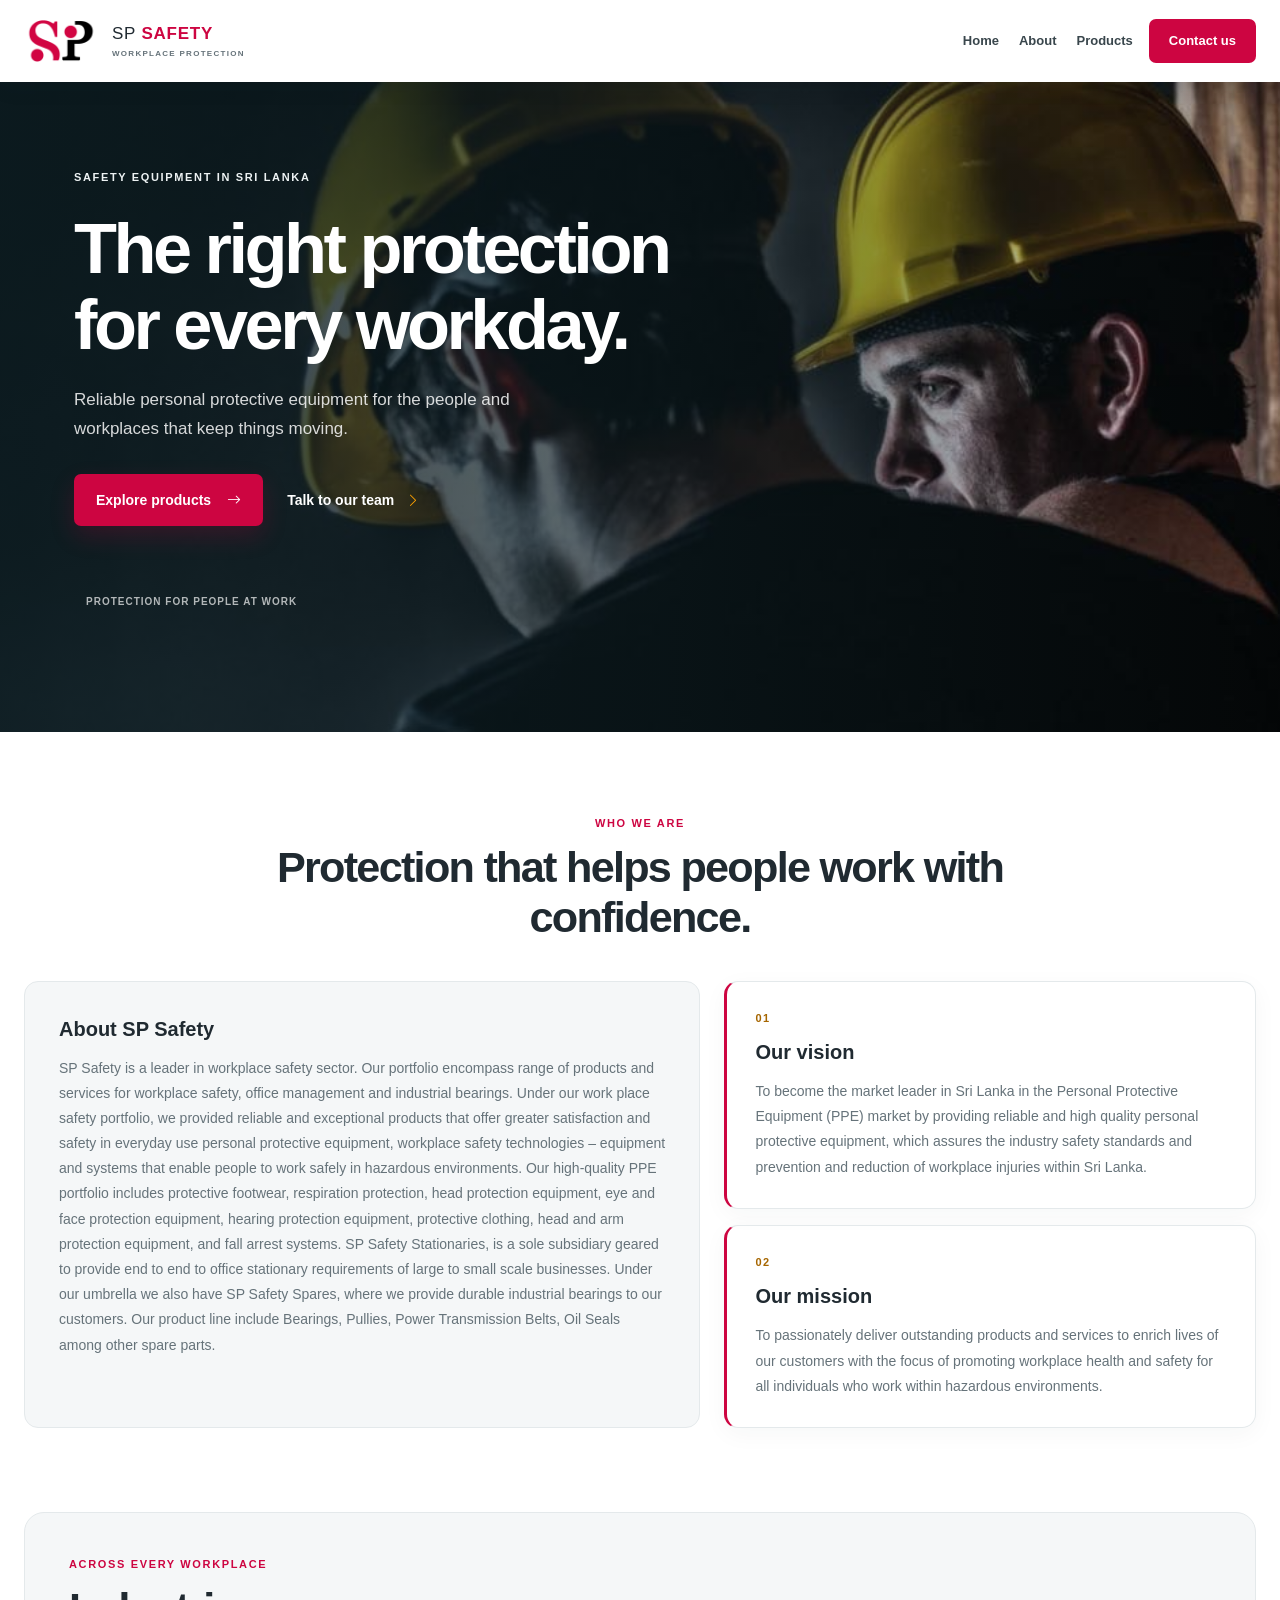
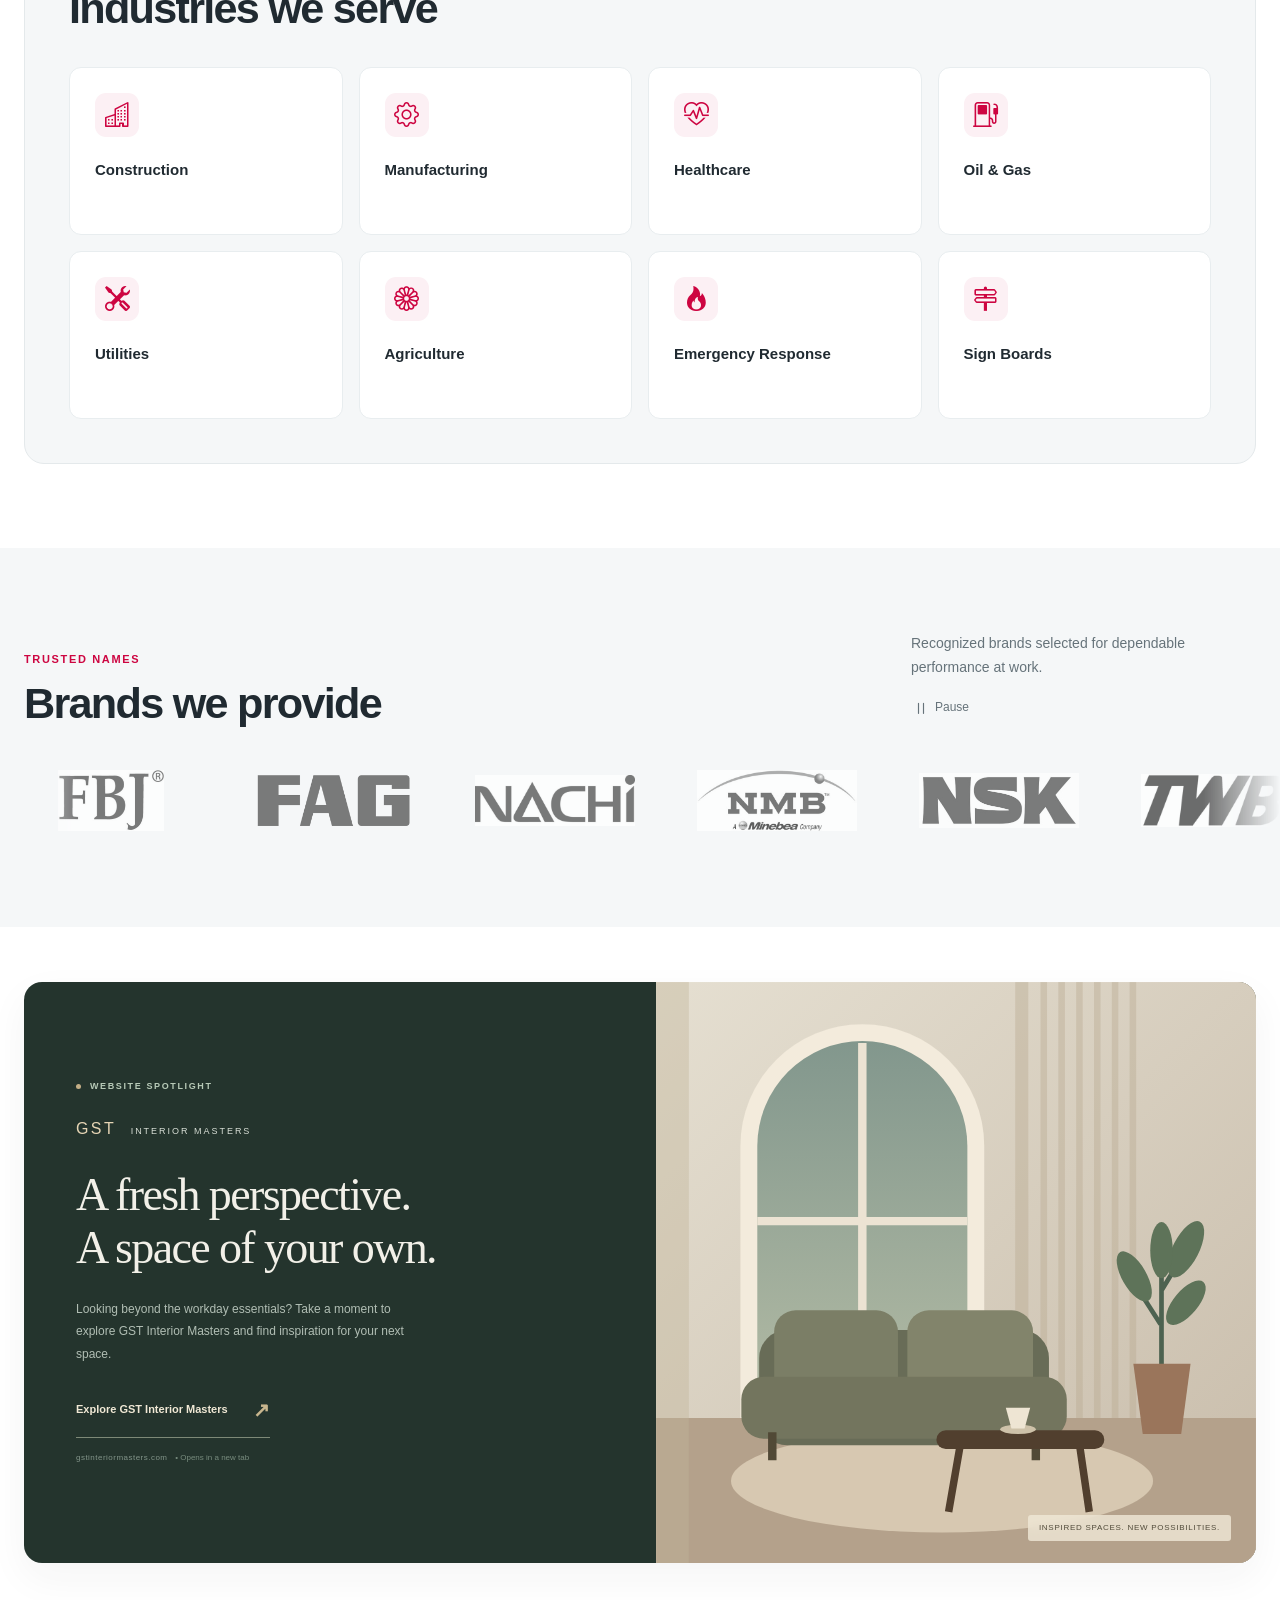
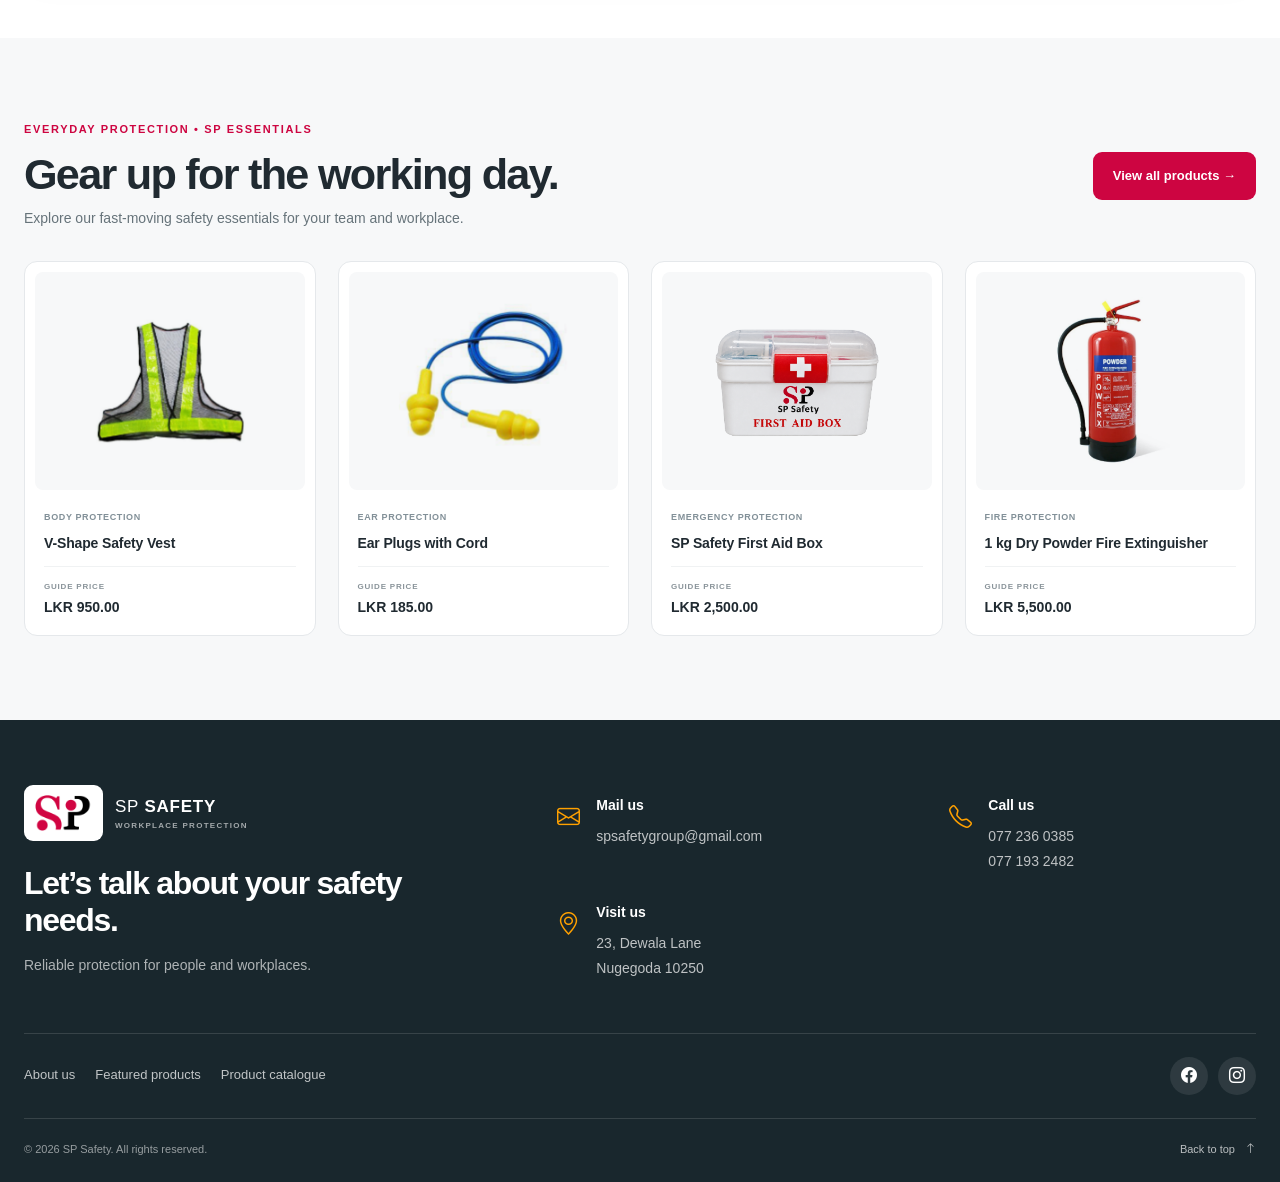
<file: index.html>
<!doctype html>
<html lang="en">
  <head>
    <meta charset="utf-8" />
    <meta name="viewport" content="width=device-width, initial-scale=1" />
    <title>SP Safety | Workplace Safety Equipment in Sri Lanka</title>
    
    <link rel="icon" href="images/titleico.ico" />
    <link
      rel="stylesheet"
      href="https://cdn.jsdelivr.net/npm/bootstrap@5.3.8/dist/css/bootstrap.min.css"
      integrity="sha384-sRIl4kxILFvY47J16cr9ZwB07vP4J8+LH7qKQnuqkuIAvNWLzeN8tE5YBujZqJLB"
      crossorigin="anonymous"
    />
    <link
      rel="stylesheet"
      href="https://cdn.jsdelivr.net/npm/bootstrap-icons@1.13.1/font/bootstrap-icons.min.css"
    />
    <link rel="stylesheet" href="css/style.css" />

    <script defer src="data/products.js"></script>
    
    <link rel="stylesheet" href="css/shop.css" />
  <meta name="description" content="Explore safety equipment, protective clothing, fire protection and workplace essentials. Contact SP Safety in Nugegoda for product enquiries."/>
<meta name="robots" content="index,follow"/>
<meta name="site-base-url" content=""/>

<script defer src="js/basic.js"></script><link rel="stylesheet" href="css/temporary.css"/></head>
  <body id="page-top">
    <a class="skip-link" href="#main">Skip to content</a>
    <header>
      <nav
        class="navbar navbar-expand-lg fixed-top site-navbar"
        aria-label="Main navigation"
      >
        <div class="container">
          <a
            class="navbar-brand brand-lockup"
            href="#home"
            aria-label="SP Safety home"
          >
            <img
              class="brand-logo-image"
              src="images/logo.png"
              alt="SP Safety"
              width="76"
              height="48"
            />
            <span class="brand-name"
              >SP <b>SAFETY</b><small>WORKPLACE PROTECTION</small></span
            >
          </a>
          <button
            class="navbar-toggler"
            type="button"
            data-bs-toggle="collapse"
            data-bs-target="#main-navigation"
            aria-controls="main-navigation"
            aria-expanded="false"
            aria-label="Toggle navigation"
          >
            <span class="navbar-toggler-icon"></span>
          </button>
          <div class="collapse navbar-collapse" id="main-navigation">
            <ul class="navbar-nav ms-auto align-items-lg-center">
              <li class="nav-item">
                <a class="nav-link" href="#home">Home</a>
              </li>
              <li class="nav-item">
                <a class="nav-link" href="#about">About</a>
              </li>
              <li class="nav-item">
                <a class="nav-link" href="products.html">Products</a>
              </li>
              <li class="nav-item">
                <a class="nav-link nav-contact" href="#contact">Contact us</a>
              </li>
              
            </ul>
          </div>
        </div>
      </nav>
    </header>
    <main id="main">
      <section class="hero" id="home" aria-labelledby="hero-title">
        <div class="container hero-inner">
          <p class="hero-eyebrow">Safety equipment in Sri Lanka</p>
          <h1 id="hero-title">
            The right protection<br class="desktop-break" />
            for every workday.
          </h1>
          <p class="hero-copy">
            Reliable personal protective equipment for the people and workplaces
            that keep things moving.
          </p>
          <div class="hero-actions">
            <a class="button-primary" href="products.html"
              >Explore products
              <i class="bi bi-arrow-right" aria-hidden="true"></i></a
            ><a class="hero-secondary" href="#contact"
              >Talk to our team
              <i class="bi bi-chevron-right" aria-hidden="true"></i
            ></a>
          </div>
          <div class="hero-caption">
            <span></span>Protection for people at work
          </div>
        </div>
      </section>
      <section
        class="about-section section-space"
        id="about"
        aria-labelledby="about-title"
      >
        <div class="container">
          <div class="section-heading about-heading">
            <p class="section-kicker">Who we are</p>
            <h2 id="about-title">
              Protection that helps people work with confidence.
            </h2>
          </div>
          <div class="about-layout">
            <div class="about-copy">
              <h3>About SP Safety</h3>
              <p>
                SP Safety is a leader in workplace safety sector. Our portfolio
                encompass range of products and services for workplace safety,
                office management and industrial bearings. Under our work place
                safety portfolio, we provided reliable and exceptional products
                that offer greater satisfaction and safety in everyday use
                personal protective equipment, workplace safety technologies –
                equipment and systems that enable people to work safely in
                hazardous environments. Our high-quality PPE portfolio includes
                protective footwear, respiration protection, head protection
                equipment, eye and face protection equipment, hearing protection
                equipment, protective clothing, head and arm protection
                equipment, and fall arrest systems. SP Safety Stationaries, is a
                sole subsidiary geared to provide end to end to office
                stationary requirements of large to small scale businesses.
                Under our umbrella we also have SP Safety Spares, where we
                provide durable industrial bearings to our customers. Our
                product line include Bearings, Pullies, Power Transmission
                Belts, Oil Seals among other spare parts.
              </p>
            </div>
            <div class="about-pillars">
              <article class="about-pillar">
                <span class="pillar-number">01</span>
                <h3>Our vision</h3>
                <p>
                  To become the market leader in Sri Lanka in the Personal
                  Protective Equipment (PPE) market by providing reliable and
                  high quality personal protective equipment, which assures the
                  industry safety standards and prevention and reduction of
                  workplace injuries within Sri Lanka.
                </p>
              </article>
              <article class="about-pillar">
                <span class="pillar-number">02</span>
                <h3>Our mission</h3>
                <p>
                  To passionately deliver outstanding products and services to
                  enrich lives of our customers with the focus of promoting
                  workplace health and safety for all individuals who work
                  within hazardous environments.
                </p>
              </article>
            </div>
          </div>
        </div>
      </section>
      <section
        class="industries-section section-space"
        id="industries"
        aria-labelledby="industries-title"
      >
        <div class="container">
          <div class="industries-panel">
            <div class="section-heading">
              <p class="section-kicker">Across every workplace</p>
              <h2 id="industries-title">Industries we serve</h2>
            </div>
            <div class="row row-cols-2 row-cols-lg-4 g-3 industries-grid">
              <div class="col">
                <article class="industry-tile">
                  <span class="industry-icon"
                    ><i class="bi bi-buildings" aria-hidden="true"></i
                  ></span>
                  <h3>Construction</h3>
                </article>
              </div>
              <div class="col">
                <article class="industry-tile">
                  <span class="industry-icon"
                    ><i class="bi bi-gear" aria-hidden="true"></i
                  ></span>
                  <h3>Manufacturing</h3>
                </article>
              </div>
              <div class="col">
                <article class="industry-tile">
                  <span class="industry-icon"
                    ><i class="bi bi-heart-pulse" aria-hidden="true"></i
                  ></span>
                  <h3>Healthcare</h3>
                </article>
              </div>
              <div class="col">
                <article class="industry-tile">
                  <span class="industry-icon"
                    ><i class="bi bi-fuel-pump" aria-hidden="true"></i
                  ></span>
                  <h3>Oil &amp; Gas</h3>
                </article>
              </div>
              <div class="col">
                <article class="industry-tile">
                  <span class="industry-icon"
                    ><i class="bi bi-tools" aria-hidden="true"></i
                  ></span>
                  <h3>Utilities</h3>
                </article>
              </div>
              <div class="col">
                <article class="industry-tile">
                  <span class="industry-icon"
                    ><i class="bi bi-flower1" aria-hidden="true"></i
                  ></span>
                  <h3>Agriculture</h3>
                </article>
              </div>
              <div class="col">
                <article class="industry-tile">
                  <span class="industry-icon"
                    ><i class="bi bi-fire" aria-hidden="true"></i
                  ></span>
                  <h3>Emergency Response</h3>
                </article>
              </div>
              <div class="col">
                <article class="industry-tile">
                  <span class="industry-icon"
                    ><i class="bi bi-signpost-2" aria-hidden="true"></i
                  ></span>
                  <h3>Sign Boards</h3>
                </article>
              </div>
            </div>
          </div>
        </div>
      </section>
      <section
        class="brands-section section-space"
        id="brands"
        aria-labelledby="brands-title"
      >
        <div class="container brands-heading">
          <div>
            <p class="section-kicker">Trusted names</p>
            <h2 id="brands-title">Brands we provide</h2>
          </div>
          <div class="brands-support">
            <p>
              Recognized brands selected for dependable performance at work.
            </p>
            <button
              class="marquee-toggle"
              type="button"
              aria-pressed="false"
              aria-label="Pause brand animation"
            >
              <i class="bi bi-pause" aria-hidden="true"></i><span>Pause</span>
            </button>
          </div>
        </div>
        <div class="brand-marquee" aria-label="Brands available from SP Safety">
          <div class="brand-marquee-track">
            <div class="brand-marquee-group">
              <div class="brand-logo">
                <img
                  src="images/sponser7.jpg"
                  alt="FBJ"
                  loading="lazy"
                  width="180"
                  height="80"
                />
              </div>
              <div class="brand-logo">
                <img
                  src="images/sponser2.png"
                  alt="FAG"
                  loading="lazy"
                  width="180"
                  height="80"
                />
              </div>
              <div class="brand-logo">
                <img
                  src="images/sponser3.jpg"
                  alt="NACHI"
                  loading="lazy"
                  width="180"
                  height="80"
                />
              </div>
              <div class="brand-logo">
                <img
                  src="images/sponser4.png"
                  alt="NMB Minebea"
                  loading="lazy"
                  width="180"
                  height="80"
                />
              </div>
              <div class="brand-logo">
                <img
                  src="images/sponser5.jpg"
                  alt="NSK"
                  loading="lazy"
                  width="180"
                  height="80"
                />
              </div>
              <div class="brand-logo">
                <img
                  src="images/sponser6.jpg"
                  alt="TTB"
                  loading="lazy"
                  width="180"
                  height="80"
                />
              </div>
              <div class="brand-logo">
                <img
                  src="images/sponser1.jpg"
                  alt="TIMKEN"
                  loading="lazy"
                  width="180"
                  height="80"
                />
              </div>
            </div>
            <div class="brand-marquee-group" aria-hidden="true">
              <div class="brand-logo">
                <img
                  src="images/sponser7.jpg"
                  alt=""
                  loading="lazy"
                  width="180"
                  height="80"
                />
              </div>
              <div class="brand-logo">
                <img
                  src="images/sponser2.png"
                  alt=""
                  loading="lazy"
                  width="180"
                  height="80"
                />
              </div>
              <div class="brand-logo">
                <img
                  src="images/sponser3.jpg"
                  alt=""
                  loading="lazy"
                  width="180"
                  height="80"
                />
              </div>
              <div class="brand-logo">
                <img
                  src="images/sponser4.png"
                  alt=""
                  loading="lazy"
                  width="180"
                  height="80"
                />
              </div>
              <div class="brand-logo">
                <img
                  src="images/sponser5.jpg"
                  alt=""
                  loading="lazy"
                  width="180"
                  height="80"
                />
              </div>
              <div class="brand-logo">
                <img
                  src="images/sponser6.jpg"
                  alt=""
                  loading="lazy"
                  width="180"
                  height="80"
                />
              </div>
              <div class="brand-logo">
                <img
                  src="images/sponser1.jpg"
                  alt=""
                  loading="lazy"
                  width="180"
                  height="80"
                />
              </div>
            </div>
          </div>
        </div>
      </section>
      <section
        class="interior-spotlight section-space"
        aria-labelledby="interior-title"
      >
        <div class="container">
          <div class="interior-feature">
            <div class="interior-copy">
              <p class="section-kicker"><span></span> Website spotlight</p>
              <p class="interior-brand">GST <span>INTERIOR MASTERS</span></p>
              <h2 id="interior-title">
                A fresh perspective.<br />A space of your own.
              </h2>
              <p>
                Looking beyond the workday essentials? Take a moment to explore
                GST Interior Masters and find inspiration for your next space.
              </p>
              <a
                class="interior-cta"
                href="https://www.gstinteriormasters.com/"
                target="_blank"
                rel="noopener noreferrer"
                >Explore GST Interior Masters
                <span aria-hidden="true">↗</span></a
              ><span class="interior-domain"
                >gstinteriormasters.com <span>• Opens in a new tab</span></span
              >
            </div>
            <div
              class="interior-art"
              role="img"
              aria-label="Decorative illustration of a contemporary interior with an arched window, seating and a plant"
            >
              <svg
                viewBox="0 0 640 620"
                xmlns="http://www.w3.org/2000/svg"
                aria-hidden="true"
              >
                <defs>
                  <linearGradient id="room" x2="1" y2="1">
                    <stop stop-color="#e5dfd1" />
                    <stop offset="1" stop-color="#c8bcaa" />
                  </linearGradient>
                  <linearGradient id="glass" x2="0" y2="1">
                    <stop stop-color="#82978d" />
                    <stop offset="1" stop-color="#b4bca5" />
                  </linearGradient>
                </defs>
                <path fill="url(#room)" d="M0 0h640v620H0z" />
                <path d="M0 465h640v155H0z" fill="#b4a18b" />
                <path d="M90 465V175a130 130 0 01260 0v290z" fill="#f3ebdc" />
                <path
                  d="M108 465V175a112 112 0 01224 0v290z"
                  fill="url(#glass)"
                />
                <path
                  d="M220 65v400M108 255h224"
                  stroke="#ece3d3"
                  stroke-width="9"
                />
                <path
                  d="M383 0h14v465h-14zm27 0h7v465h-7zm19 0h7v465h-7zm19 0h7v465h-7zm19 0h7v465h-7zm19 0h7v465h-7zm19 0h7v465h-7"
                  fill="#b7a88e"
                  opacity=".4"
                />
                <ellipse cx="305" cy="532" rx="225" ry="55" fill="#d7c8b1" />
                <rect
                  x="110"
                  y="371"
                  width="309"
                  height="123"
                  rx="30"
                  fill="#686c57"
                />
                <rect
                  x="126"
                  y="350"
                  width="132"
                  height="99"
                  rx="23"
                  fill="#7b7e66"
                />
                <rect
                  x="268"
                  y="350"
                  width="134"
                  height="99"
                  rx="23"
                  fill="#82846b"
                />
                <rect
                  x="91"
                  y="421"
                  width="347"
                  height="66"
                  rx="24"
                  fill="#73755e"
                />
                <path
                  d="M124 480v30m281-30v30"
                  stroke="#514936"
                  stroke-width="9"
                />
                <rect
                  x="299"
                  y="478"
                  width="179"
                  height="20"
                  rx="10"
                  fill="#513f2e"
                />
                <path
                  d="M324 496l-12 69m140-69l10 69"
                  stroke="#513f2e"
                  stroke-width="8"
                />
                <ellipse cx="386" cy="477" rx="19" ry="5" fill="#cec2a9" />
                <path d="M373 454h26l-6 22h-14z" fill="#eee5d3" />
                <path
                  d="M539 418v-121m-1 68l-30-47m31 11l28-46"
                  stroke="#4d6250"
                  stroke-width="5"
                />
                <g fill="#5e7359">
                  <ellipse
                    cx="510"
                    cy="314"
                    rx="13"
                    ry="30"
                    transform="rotate(-30 510 314)"
                  />
                  <ellipse
                    cx="565"
                    cy="285"
                    rx="14"
                    ry="33"
                    transform="rotate(27 565 285)"
                  />
                  <ellipse cx="539" cy="286" rx="12" ry="30" />
                  <ellipse
                    cx="565"
                    cy="342"
                    rx="13"
                    ry="29"
                    transform="rotate(40 565 342)"
                  />
                </g>
                <path d="M509 407h61l-10 75h-41z" fill="#9a755b" />
                <path d="M0 0h35v620H0z" fill="#c0b399" opacity=".4" />
                <path
                  d="M0 0h640v620H0z"
                  stroke="#fff"
                  stroke-opacity=".1"
                  fill="none"
                /></svg
              ><span class="interior-art-note"
                >Inspired spaces. New possibilities.</span
              >
            </div>
          </div>
        </div>
      </section>
      <section class="section-space promo" id="essentials">
        <div class="container">
          <div class="promo-heading">
            <div>
              <p class="section-kicker">Everyday protection • SP Essentials</p>
              <h2>Gear up for the working day.</h2>
              <p>
                Explore our fast-moving safety essentials for your team and
                workplace.
              </p>
            </div>
            <a class="button-primary" href="products.html"
              >View all products →</a
            >
          </div>
          <div class="shop-grid" id="featured-products"></div>
        </div>
      </section>
    <noscript><div class="container"></div></noscript></main>
    <footer class="site-footer" id="contact" aria-labelledby="contact-title">
      <div class="container">
        <div class="row g-5 footer-main">
          <div class="col-lg-5">
            <a
              class="footer-brand brand-lockup"
              href="#home"
              aria-label="SP Safety home"
              ><span class="footer-logo-wrap"
                ><img
                  class="brand-logo-image"
                  src="images/logo.png"
                  alt="SP Safety"
                  width="76"
                  height="48" /></span
              ><span class="brand-name"
                >SP <b>SAFETY</b><small>WORKPLACE PROTECTION</small></span
              ></a
            >
            <h2 id="contact-title">Let’s talk about your safety needs.</h2>
            <p class="footer-intro">
              Reliable protection for people and workplaces.
            </p>
          </div>
          <div class="col-lg-7">
            <div class="footer-contact-grid">
              <div class="footer-contact-item">
                <i class="bi bi-envelope" aria-hidden="true"></i>
                <div>
                  <h3>Mail us</h3>
                  <a href="mailto:spsafetygroup@gmail.com"
                    >spsafetygroup@gmail.com</a
                  >
                </div>
              </div>
              <div class="footer-contact-item">
                <i class="bi bi-telephone" aria-hidden="true"></i>
                <div>
                  <h3>Call us</h3>
                  <a href="tel:+94772360385">077 236 0385</a
                  ><a href="tel:+94771932482">077 193 2482</a>
                </div>
              </div>
              <div class="footer-contact-item footer-address">
                <i class="bi bi-geo-alt" aria-hidden="true"></i>
                <div>
                  <h3>Visit us</h3>
                  <p>23, Dewala Lane<br />Nugegoda 10250</p>
                </div>
              </div>
            </div>
          </div>
        </div>
        <div class="footer-links">
          <nav aria-label="Footer navigation">
            <a href="#about">About us</a
            ><a href="#essentials">Featured products</a
            ><a href="products.html">Product catalogue</a>
          </nav>
          <div class="footer-socials">
            <a
              href="https://www.facebook.com/spsafetygroup/"
              target="_blank"
              rel="noopener noreferrer"
              aria-label="SP Safety on Facebook"
              ><i class="bi bi-facebook" aria-hidden="true"></i></a
            ><a
              href="https://www.instagram.com/spsafetygroup/?hl=en"
              target="_blank"
              rel="noopener noreferrer"
              aria-label="SP Safety on Instagram"
              ><i class="bi bi-instagram" aria-hidden="true"></i
            ></a>
          </div>
        </div>
        <div class="footer-bottom">
          <span
            >© <span id="footer-year">2026</span> SP Safety. All rights
            reserved.</span
          ><a href="#home"
            >Back to top <i class="bi bi-arrow-up" aria-hidden="true"></i
          ></a>
        </div>
      </div>
    </footer>
    <dialog
      class="product-image-dialog"
      id="product-image-dialog"
      aria-labelledby="image-dialog-caption"
    >
      <div class="image-dialog-panel">
        <button
          class="image-dialog-close"
          type="button"
          aria-label="Close image preview"
        >
          <i class="bi bi-x-lg" aria-hidden="true"></i></button
        ><img class="image-dialog-photo" alt="" />
        <p id="image-dialog-caption" class="image-dialog-caption"></p>
      </div>
    </dialog>
  </body>
</html>
</file>
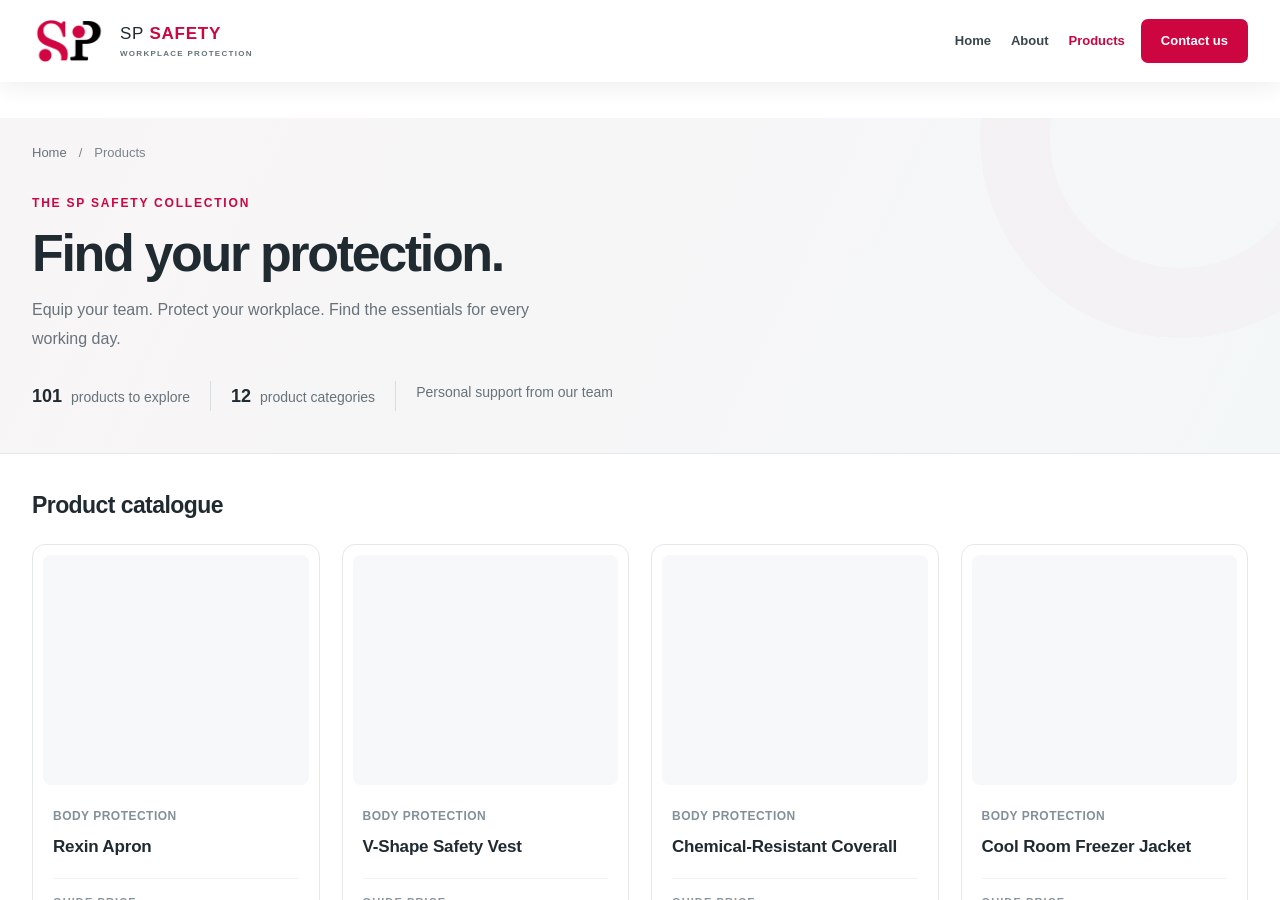
<file: cart.html>
<!doctype html><html lang="en"><head><meta charset="utf-8"/><meta name="viewport" content="width=device-width,initial-scale=1"/><meta name="robots" content="noindex,follow"/><meta http-equiv="refresh" content="0;url=products.html"/><title>Products | SP Safety</title></head><body><p><a href="products.html">View the SP Safety product catalogue</a></p></body></html>
</file>
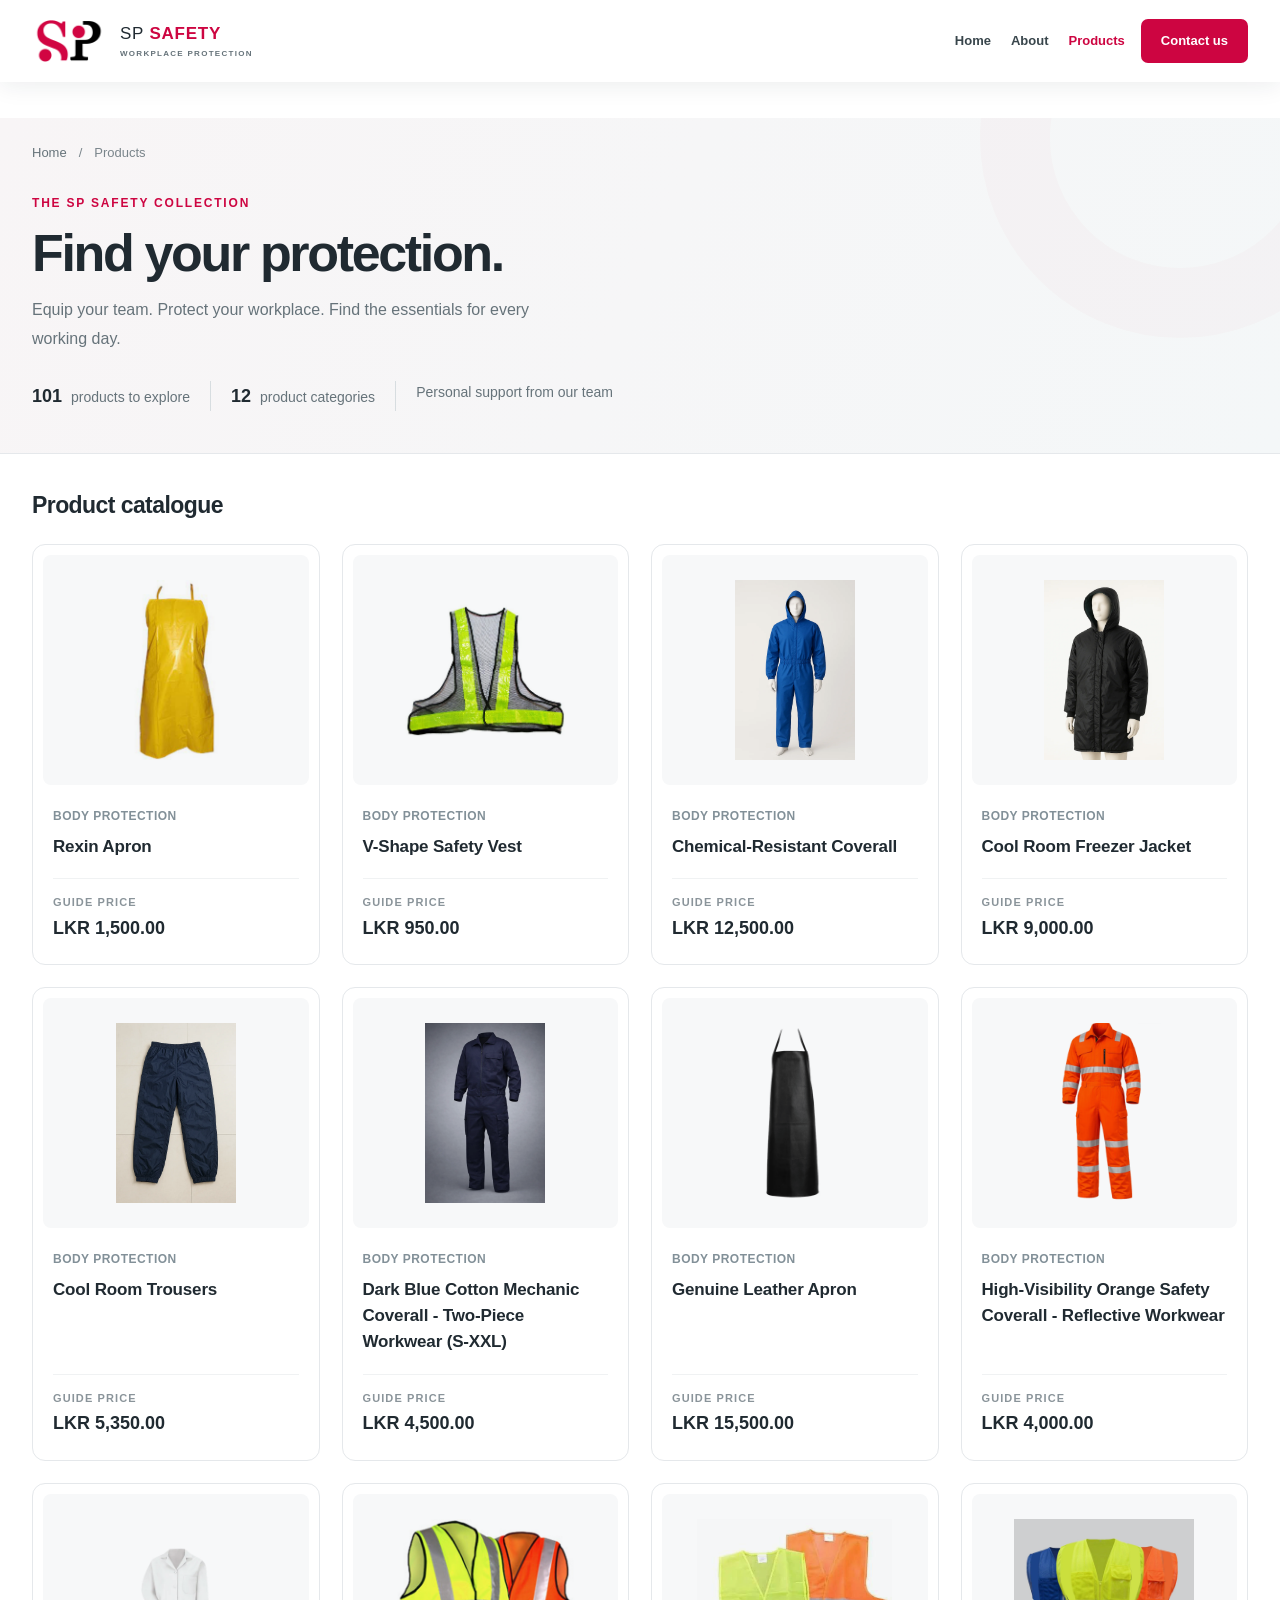
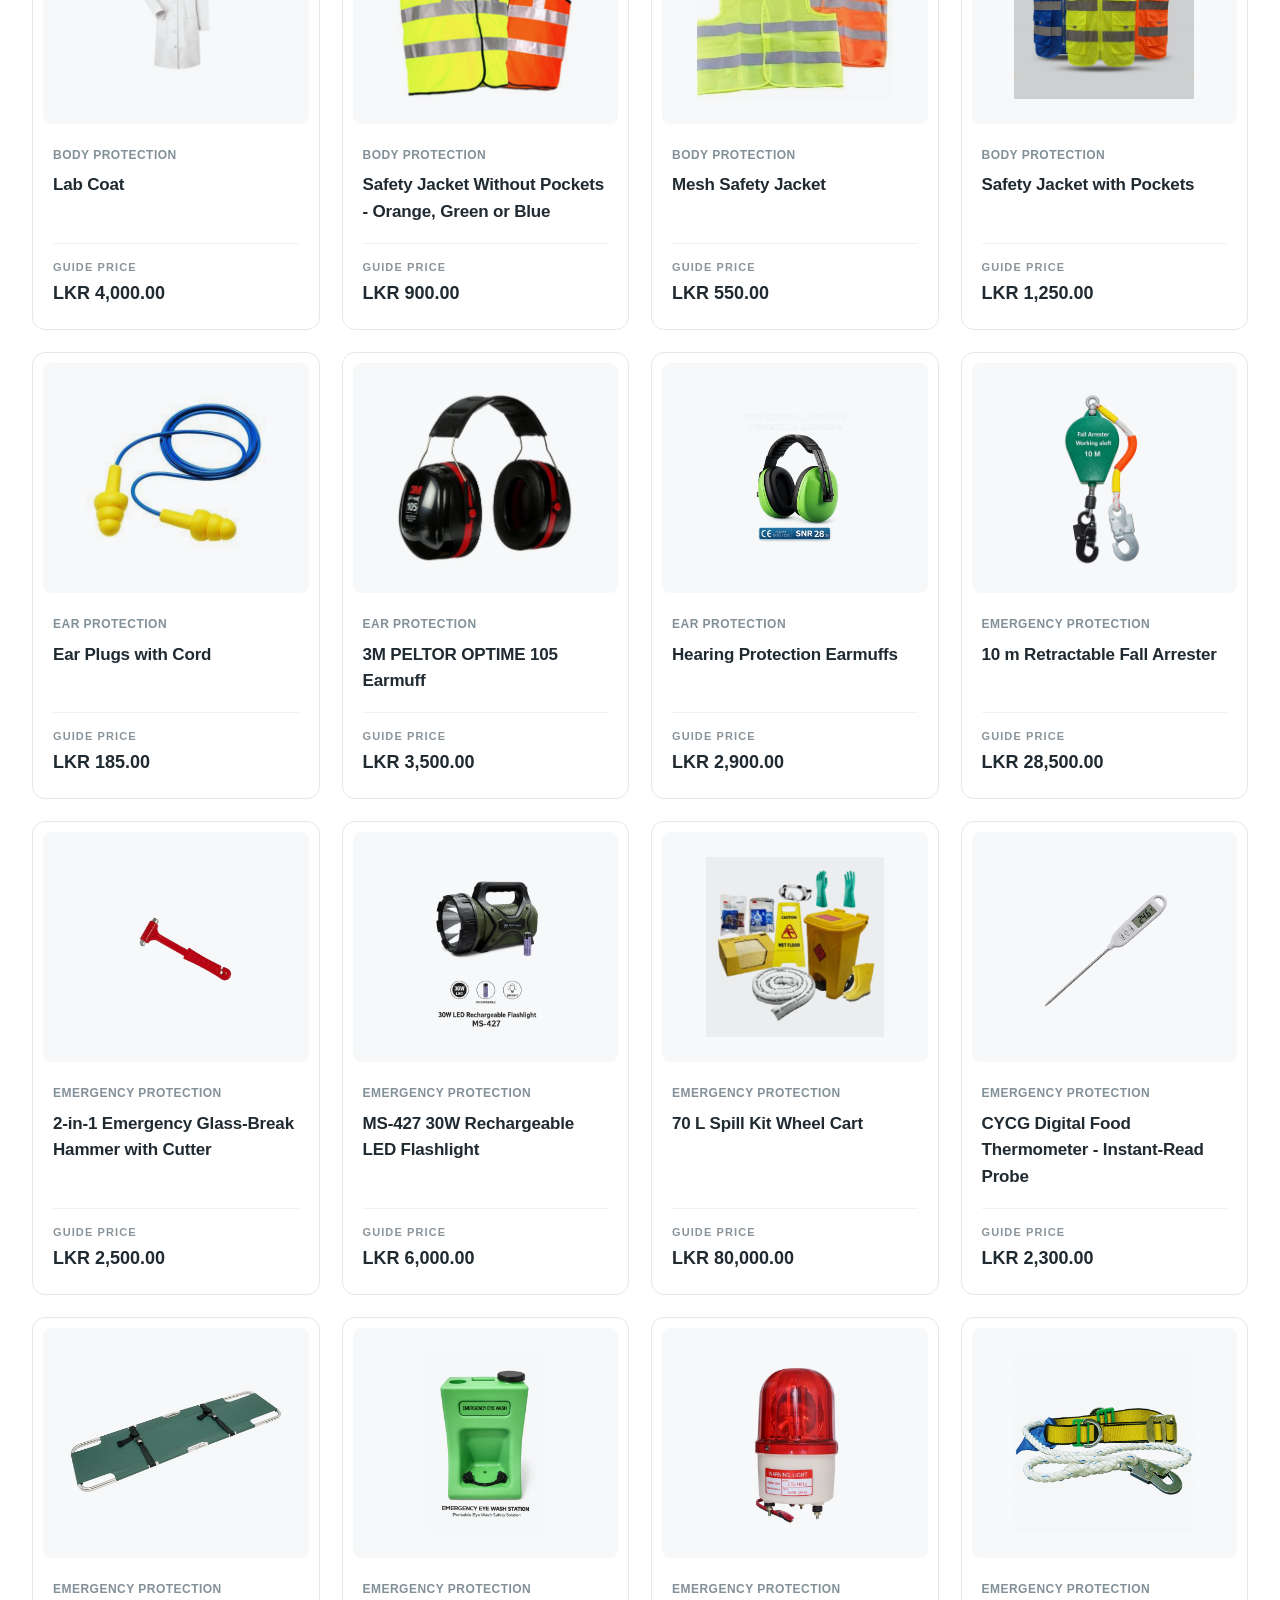
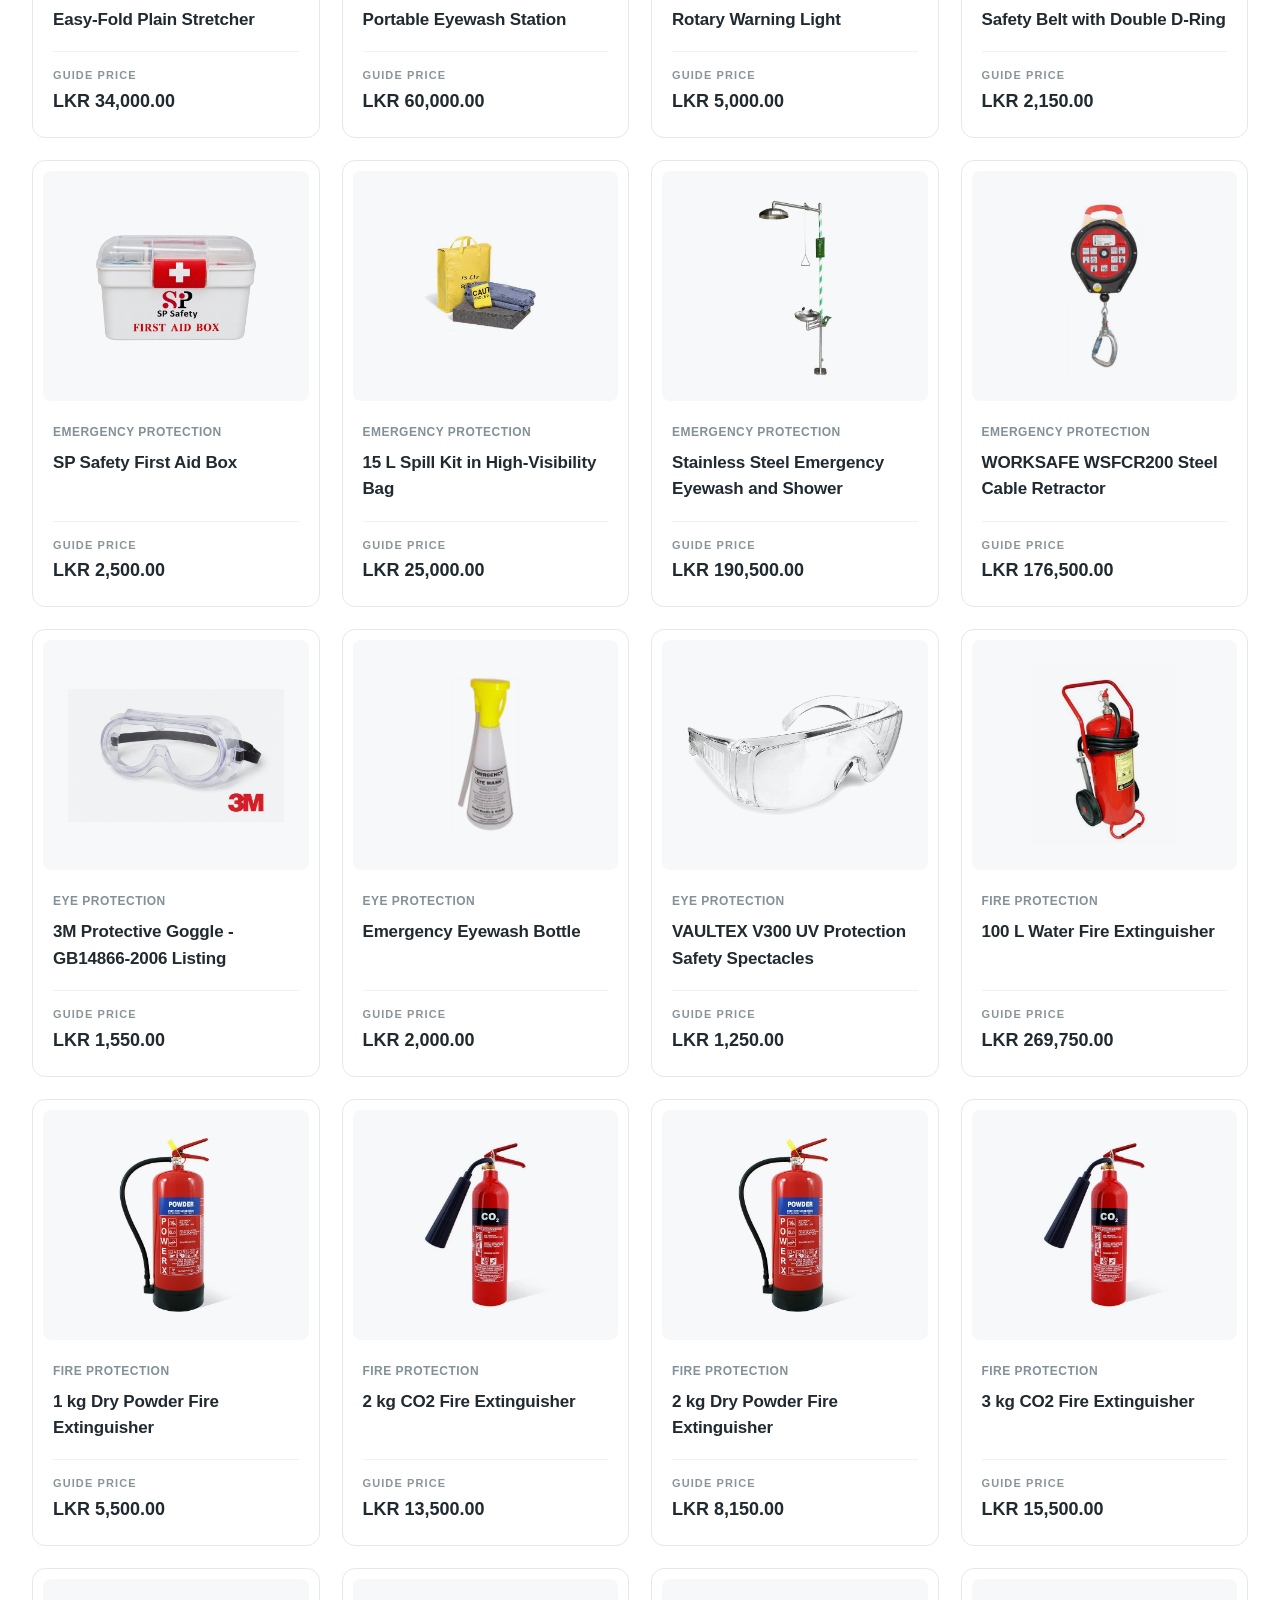
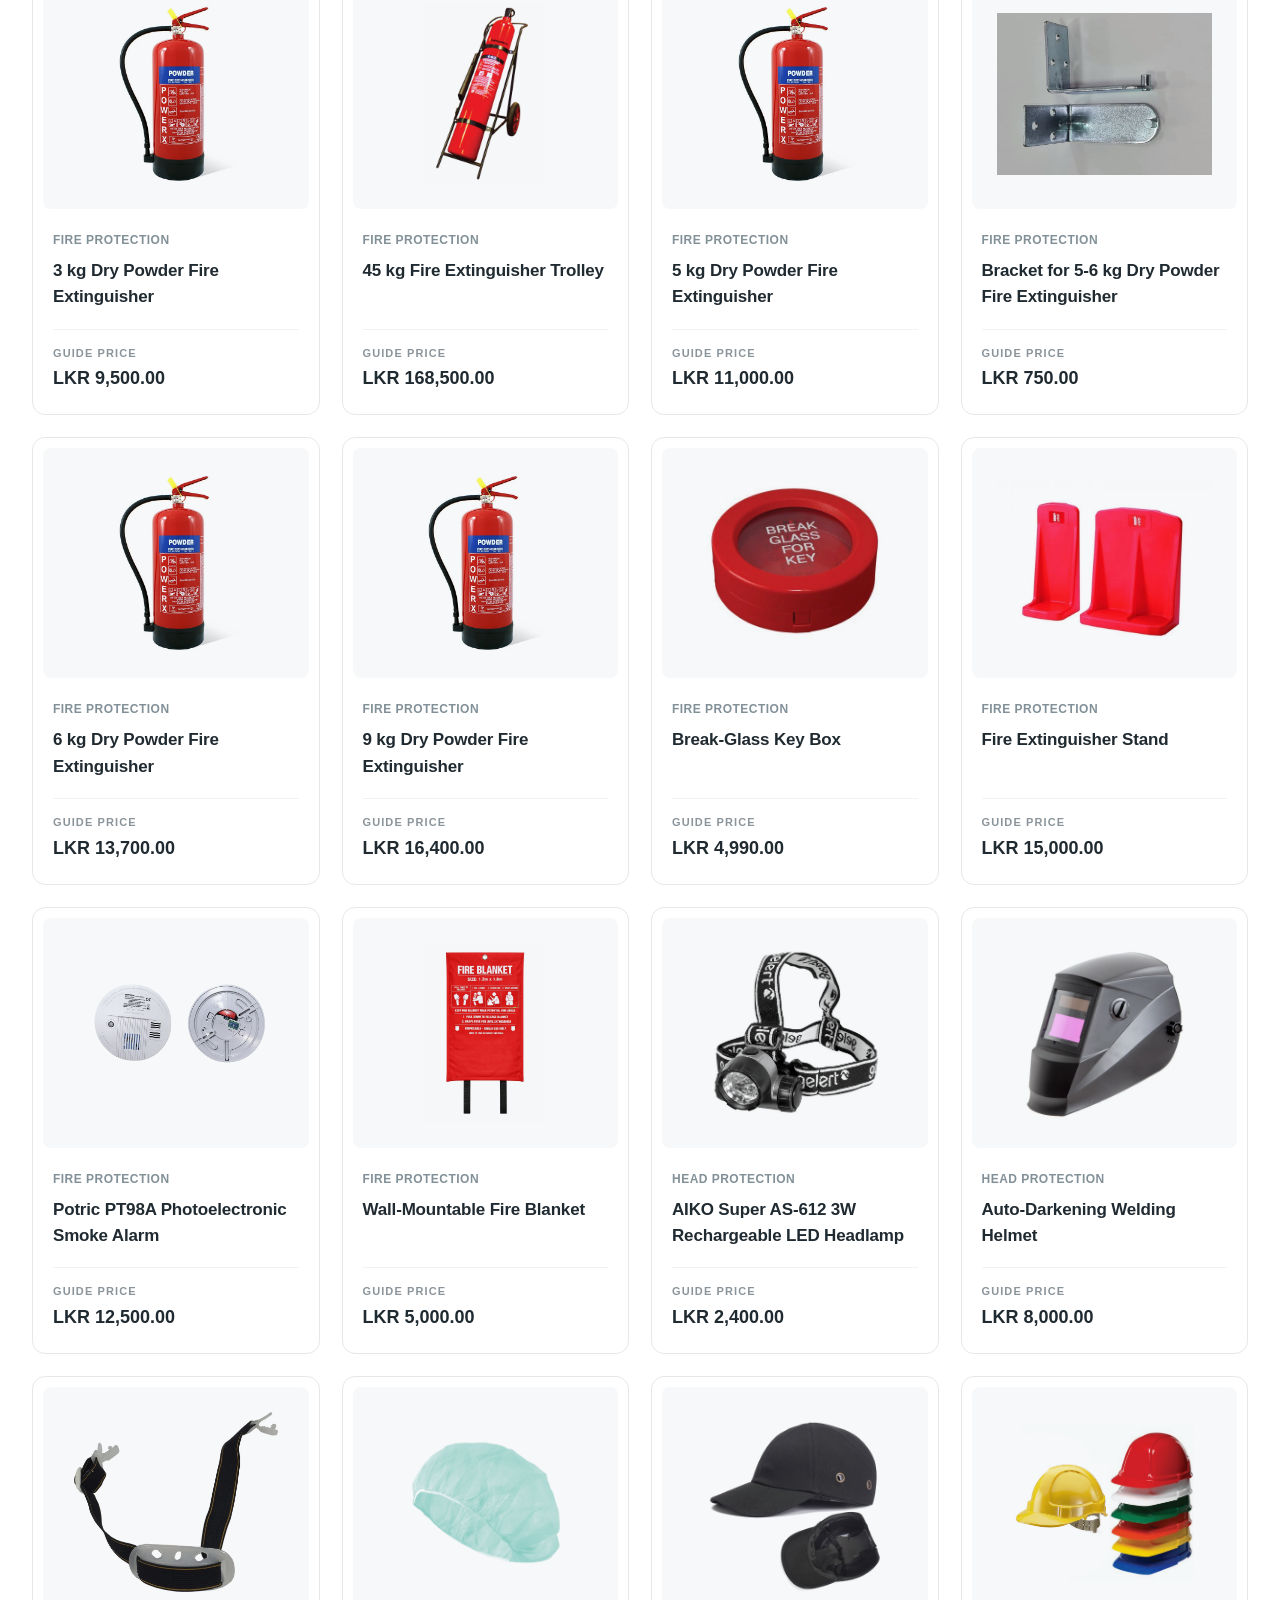
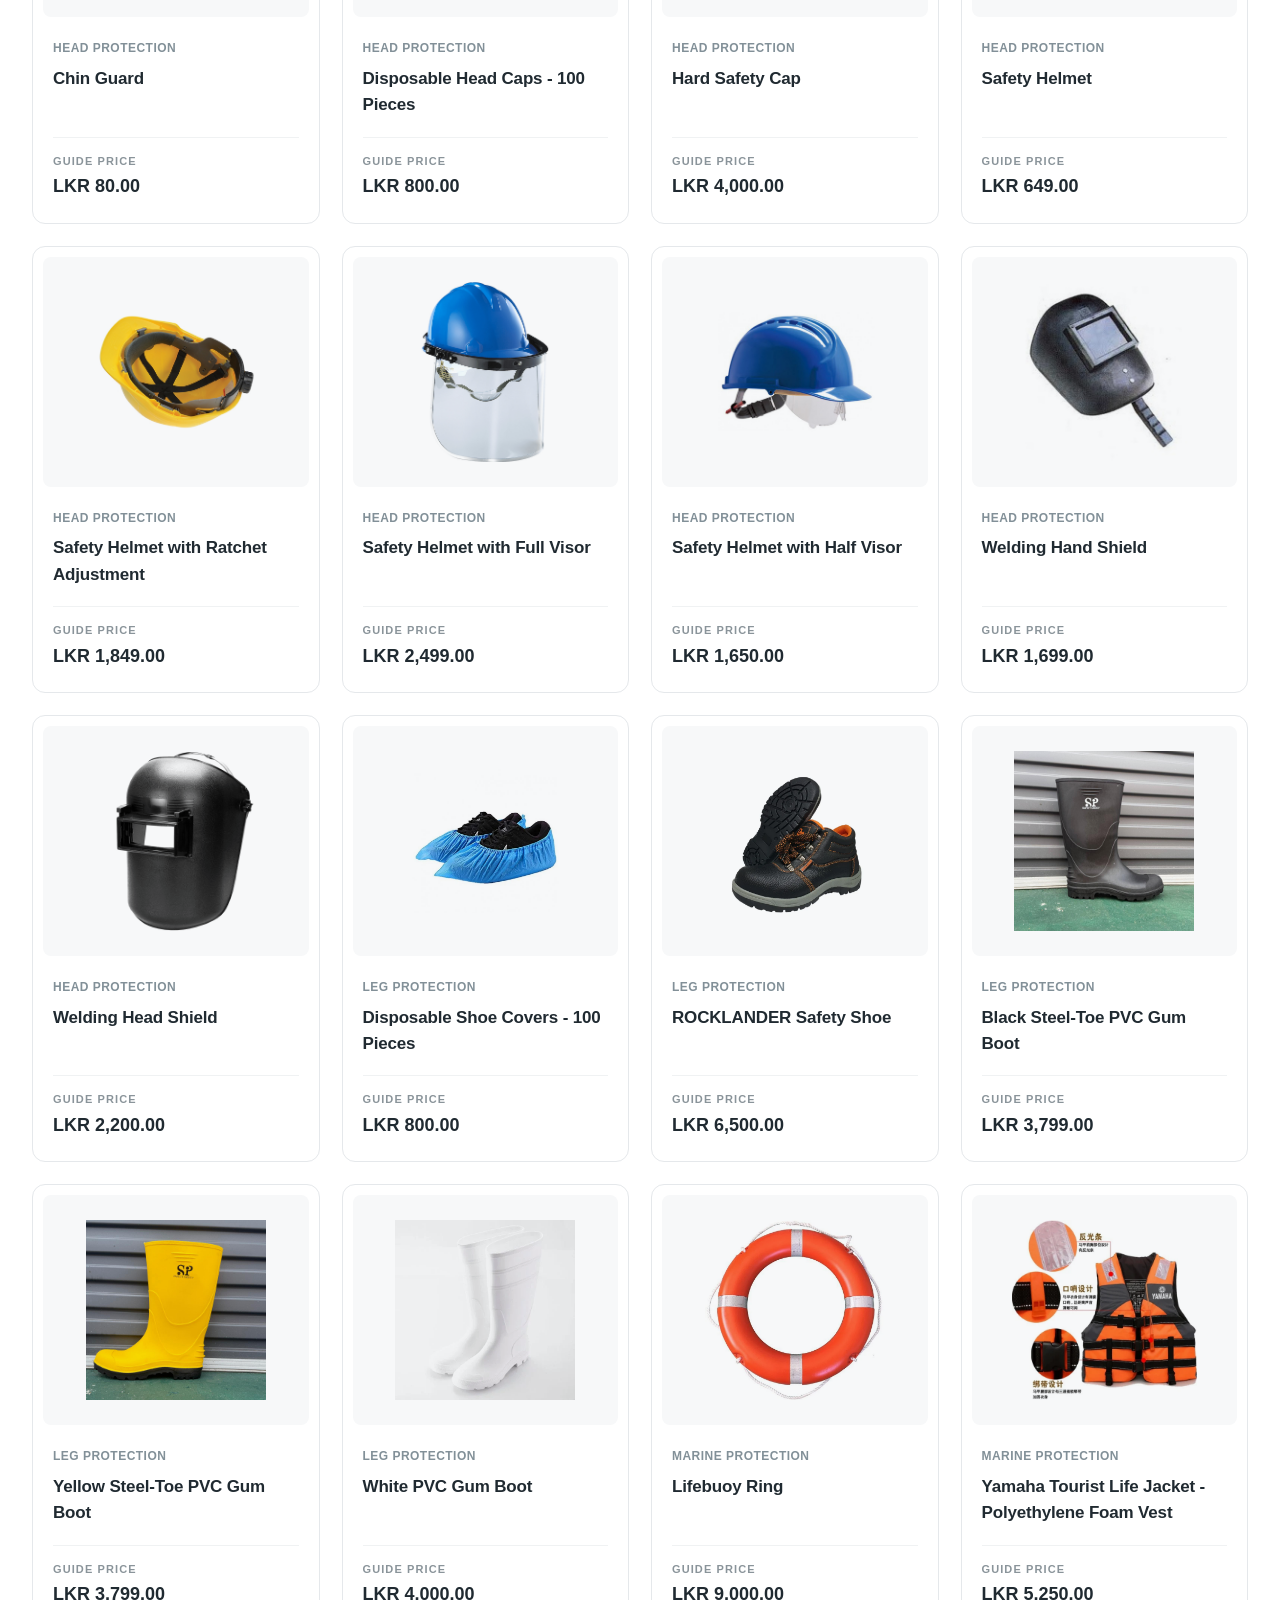
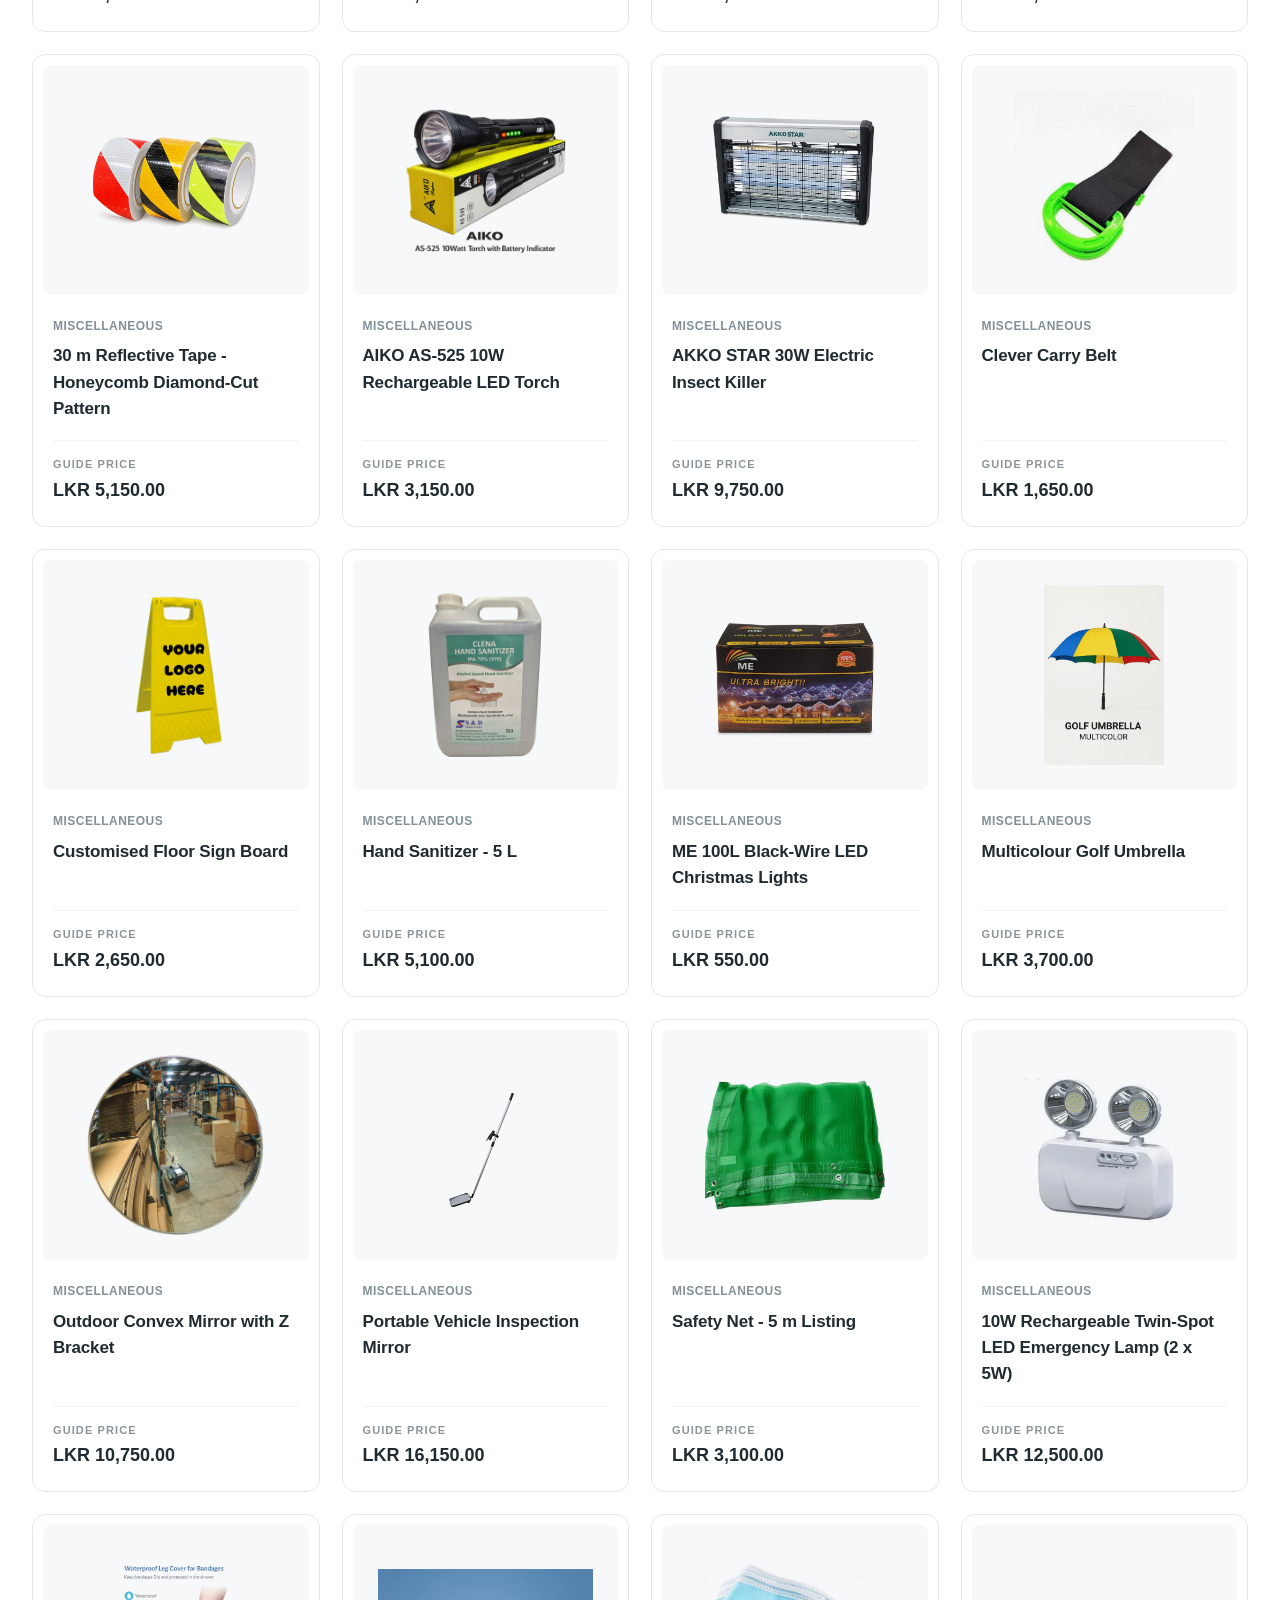
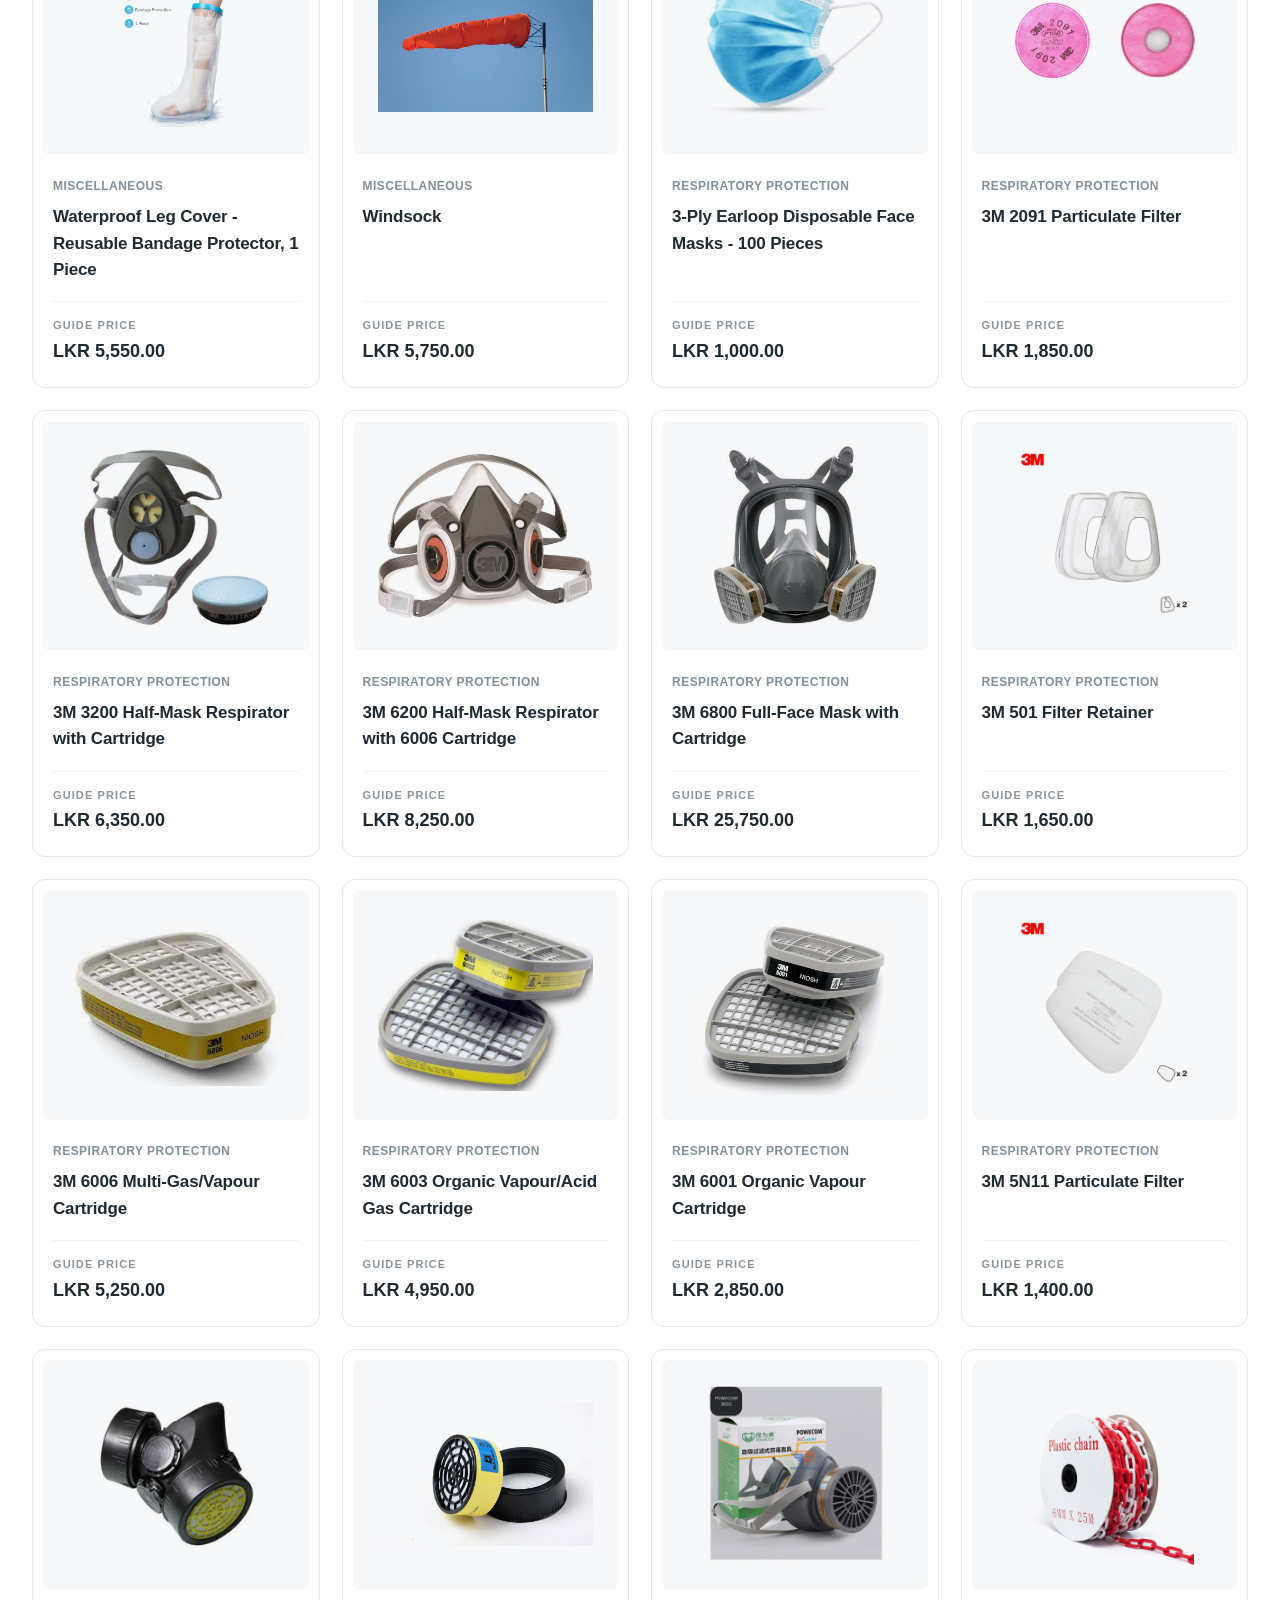
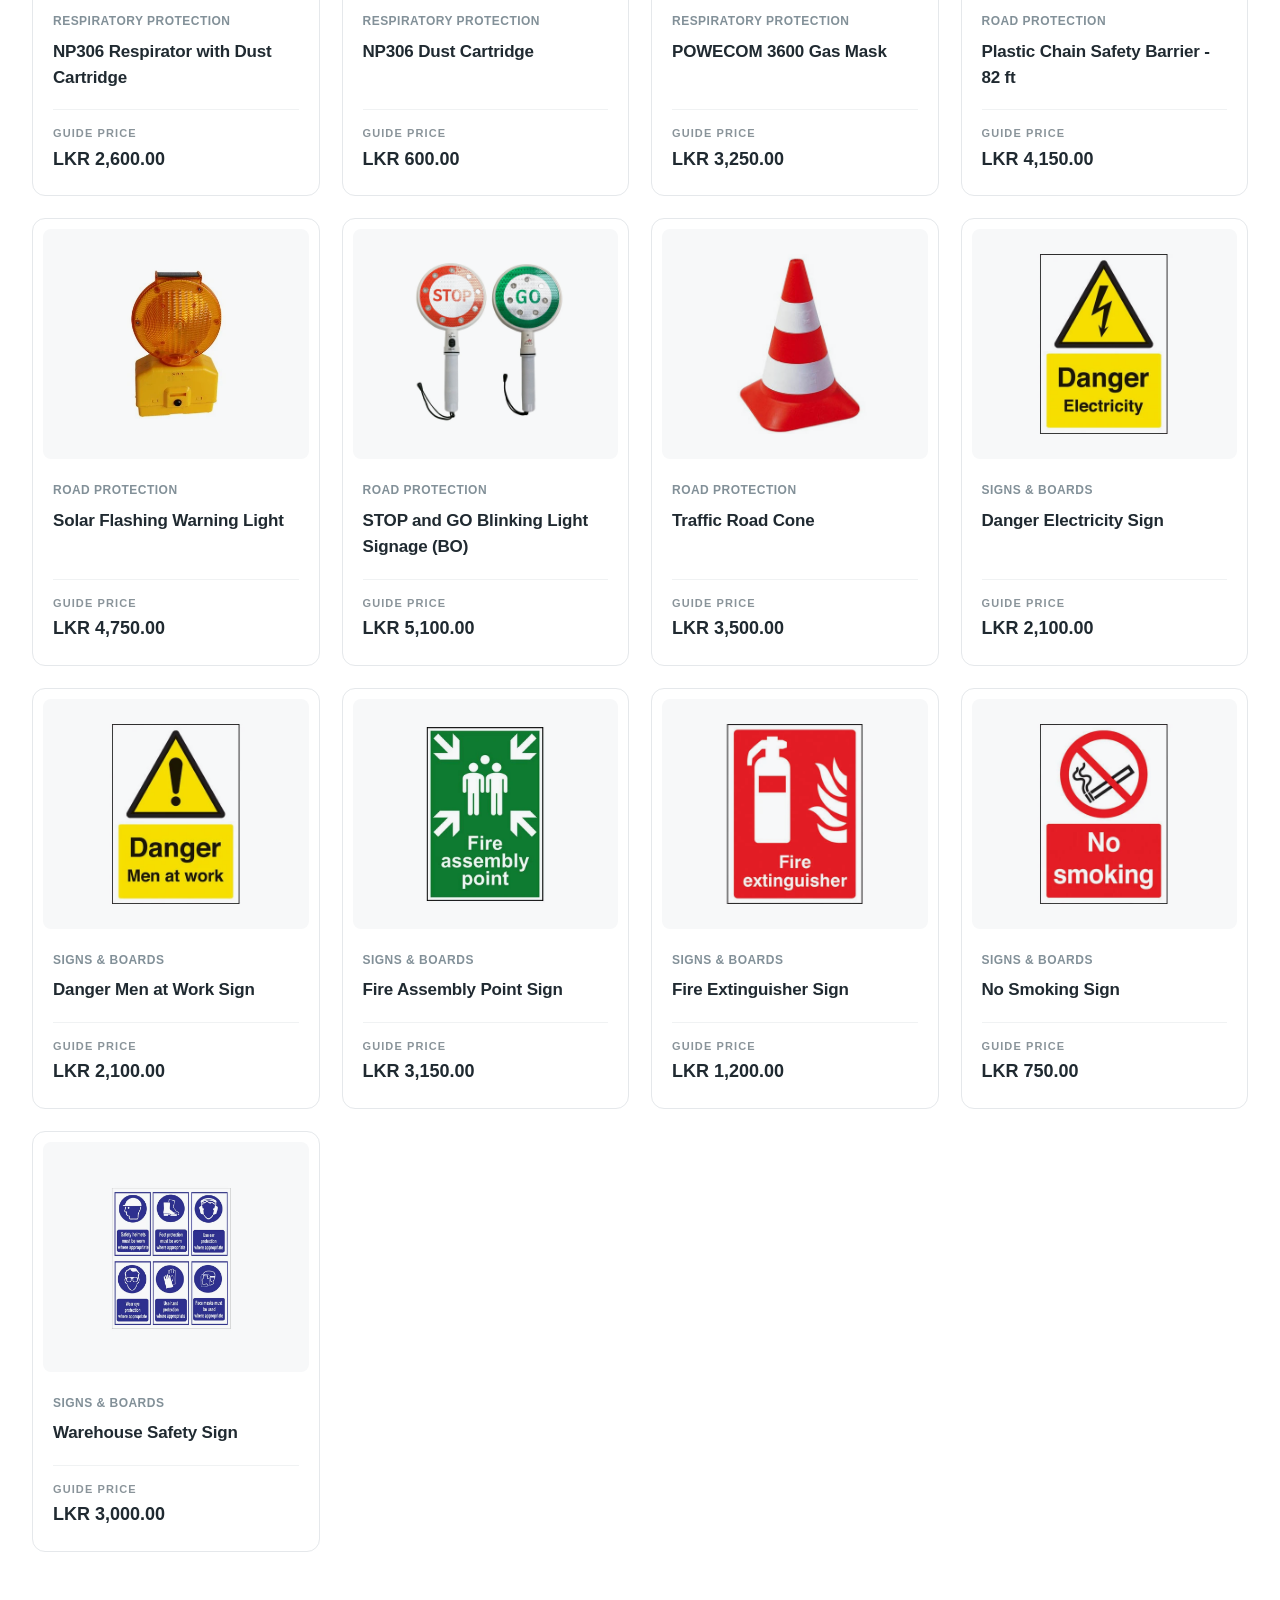
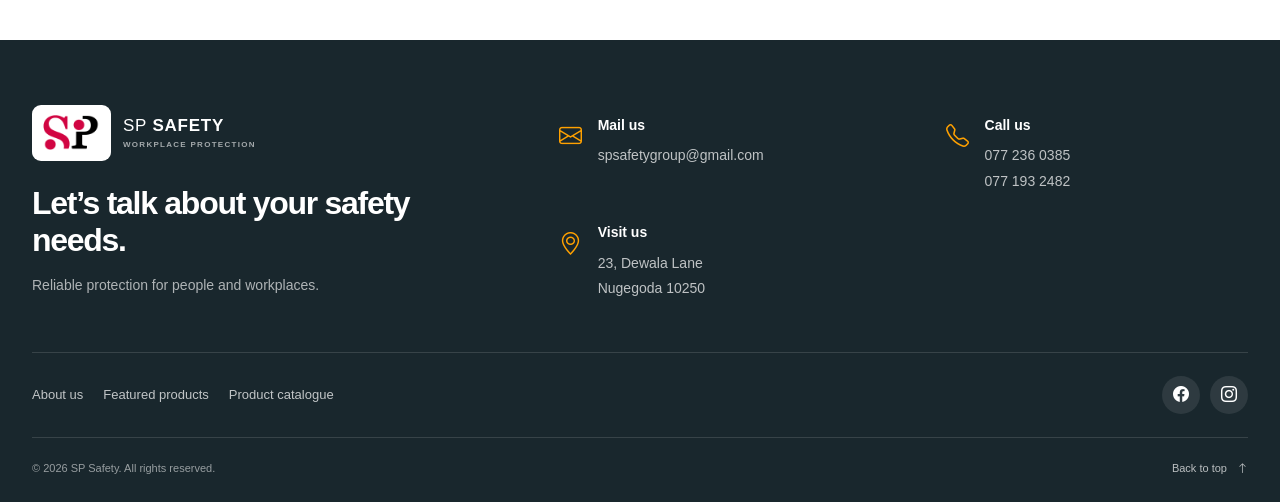
<file: products.html>
<!doctype html>
<html lang="en">
  <head>
    <meta charset="utf-8" />
    <meta name="viewport" content="width=device-width, initial-scale=1" />
    <title>Safety Equipment Catalogue | SP Safety</title>
    
    <link rel="icon" href="images/titleico.ico" />
    <link
      rel="stylesheet"
      href="https://cdn.jsdelivr.net/npm/bootstrap@5.3.8/dist/css/bootstrap.min.css"
      integrity="sha384-sRIl4kxILFvY47J16cr9ZwB07vP4J8+LH7qKQnuqkuIAvNWLzeN8tE5YBujZqJLB"
      crossorigin="anonymous"
    />
    <link
      rel="stylesheet"
      href="https://cdn.jsdelivr.net/npm/bootstrap-icons@1.13.1/font/bootstrap-icons.min.css"
    />
    <link rel="stylesheet" href="css/style.css" />



  <link rel="stylesheet" href="css/shop.css"/><script defer src="data/products.js"></script><meta name="description" content="Browse safety equipment and workplace products by category. View the SP Safety product range and contact our team for pricing and availability."/>
<meta name="robots" content="index,follow"/>
<meta name="site-base-url" content=""/>

<script defer src="js/basic.js"></script><link rel="stylesheet" href="css/temporary.css"/></head>
<body class="commerce-page catalog-page"><a class="skip-link" href="#main">Skip to content</a><header>
      <nav
        class="navbar navbar-expand-lg fixed-top site-navbar"
        aria-label="Main navigation"
      >
        <div class="container">
          <a
            class="navbar-brand brand-lockup"
            href="index.html#home"
            aria-label="SP Safety home"
          >
            <img
              class="brand-logo-image"
              src="images/logo.png"
              alt="SP Safety"
              width="76"
              height="48"
            />
            <span class="brand-name"
              >SP <b>SAFETY</b><small>WORKPLACE PROTECTION</small></span
            >
          </a>
          <button
            class="navbar-toggler"
            type="button"
            data-bs-toggle="collapse"
            data-bs-target="#main-navigation"
            aria-controls="main-navigation"
            aria-expanded="false"
            aria-label="Toggle navigation"
          >
            <span class="navbar-toggler-icon"></span>
          </button>
          <div class="collapse navbar-collapse" id="main-navigation">
            <ul class="navbar-nav ms-auto align-items-lg-center">
              <li class="nav-item">
                <a class="nav-link" href="index.html#home">Home</a>
              </li>
              <li class="nav-item">
                <a class="nav-link" href="index.html#about">About</a>
              </li>
              <li class="nav-item">
                <a class="nav-link" href="products.html" aria-current="page">Products</a>
              </li>
              <li class="nav-item">
                <a class="nav-link nav-contact" href="index.html#contact">Contact us</a>
              </li>
            </ul>
          </div>
        </div>
      </nav>
    </header><main id="main" class="shop-main"><section class="shop-hero"><div class="container"><nav class="shop-breadcrumb" aria-label="Breadcrumb"><a href="index.html">Home</a><span>/</span><span aria-current="page">Products</span></nav><p class="section-kicker">The SP Safety collection</p><h1>Find your protection.</h1><p>Equip your team. Protect your workplace. Find the essentials for every working day.</p><div class="collection-stats"><span><b>101</b> products to explore</span><span><b>12</b> product categories</span><span>Personal support from our team</span></div></div></section><div class="container"></div><div class="container temporary-catalog"><section aria-label="Product results"><h2 class="seo-catalog-heading" id="seo-catalog-heading">Product catalogue</h2><div id="catalog" class="shop-grid"></div></section></div><noscript><div class="container"></div></noscript></main><footer class="site-footer" id="contact" aria-labelledby="contact-title">
      <div class="container">
        <div class="row g-5 footer-main">
          <div class="col-lg-5">
            <a
              class="footer-brand brand-lockup"
              href="index.html#home"
              aria-label="SP Safety home"
              ><span class="footer-logo-wrap"
                ><img
                  class="brand-logo-image"
                  src="images/logo.png"
                  alt="SP Safety"
                  width="76"
                  height="48" /></span
              ><span class="brand-name"
                >SP <b>SAFETY</b><small>WORKPLACE PROTECTION</small></span
              ></a
            >
            <h2 id="contact-title">Let’s talk about your safety needs.</h2>
            <p class="footer-intro">
              Reliable protection for people and workplaces.
            </p>
          </div>
          <div class="col-lg-7">
            <div class="footer-contact-grid">
              <div class="footer-contact-item">
                <i class="bi bi-envelope" aria-hidden="true"></i>
                <div>
                  <h3>Mail us</h3>
                  <a href="mailto:spsafetygroup@gmail.com"
                    >spsafetygroup@gmail.com</a
                  >
                </div>
              </div>
              <div class="footer-contact-item">
                <i class="bi bi-telephone" aria-hidden="true"></i>
                <div>
                  <h3>Call us</h3>
                  <a href="tel:+94772360385">077 236 0385</a
                  ><a href="tel:+94771932482">077 193 2482</a>
                </div>
              </div>
              <div class="footer-contact-item footer-address">
                <i class="bi bi-geo-alt" aria-hidden="true"></i>
                <div>
                  <h3>Visit us</h3>
                  <p>23, Dewala Lane<br />Nugegoda 10250</p>
                </div>
              </div>
            </div>
          </div>
        </div>
        <div class="footer-links">
          <nav aria-label="Footer navigation">
            <a href="index.html#about">About us</a
            ><a href="index.html#essentials">Featured products</a
            ><a href="products.html">Product catalogue</a>
          </nav>
          <div class="footer-socials">
            <a
              href="https://www.facebook.com/spsafetygroup/"
              target="_blank"
              rel="noopener noreferrer"
              aria-label="SP Safety on Facebook"
              ><i class="bi bi-facebook" aria-hidden="true"></i></a
            ><a
              href="https://www.instagram.com/spsafetygroup/?hl=en"
              target="_blank"
              rel="noopener noreferrer"
              aria-label="SP Safety on Instagram"
              ><i class="bi bi-instagram" aria-hidden="true"></i
            ></a>
          </div>
        </div>
        <div class="footer-bottom">
          <span
            >© <span id="footer-year">2026</span> SP Safety. All rights
            reserved.</span
          ><a href="index.html#home"
            >Back to top <i class="bi bi-arrow-up" aria-hidden="true"></i
          ></a>
        </div>
      </div>
    </footer></body></html>
</file>
<file: css/shop.css>
/* SP Safety commerce — local, responsive components built on the existing theme. */
:root{--shop-wash:#f6f7f8;--shop-border:#e5e8eb;--shop-soft-berry:#fcf0f4;--shop-shadow:0 16px 45px #202a3109;--shop-ease:cubic-bezier(.2,.7,.2,1)}
.shop-main{padding-top:118px;padding-bottom:88px;min-height:75vh;background:#fff}.commerce-page{background:#fff}.shop-main h1{font-size:clamp(32px,4.5vw,52px);line-height:1.12;font-weight:750;letter-spacing:-.045em;margin-bottom:16px}.shop-main svg,.promo svg,.shop-toast svg{width:20px;height:20px;flex-shrink:0;vertical-align:middle}.shop-main button{cursor:pointer}.shop-main button:disabled{cursor:default;opacity:.35}.shop-main a,.shop-main button,.shop-main input,.shop-main select{transition:background .2s,color .2s,border-color .2s,box-shadow .2s,transform .2s}button svg{pointer-events:none}button:focus-visible,a:focus-visible,input:focus-visible,select:focus-visible,summary:focus-visible{outline:3px solid var(--sp-blue);outline-offset:4px}a[aria-current=page]:not(.nav-cart){color:var(--sp-berry)!important}.shop-main .button-primary,.promo .button-primary{display:inline-flex;align-items:center;justify-content:center;gap:12px;border:0;box-shadow:none;font-size:13px;padding:15px 20px;border-radius:9px;min-height:48px;line-height:1.4}.shop-main .button-primary:hover,.promo .button-primary:hover{box-shadow:0 7px 18px #cd05412b;transform:translateY(-1px)}
/* Navigation cart */
.site-navbar .nav-cart{display:flex;align-items:center;gap:13px;padding:9px 16px!important;border:1px solid #e8dce1;border-radius:10px;margin-left:14px;background:#fff9fb;color:var(--sp-berry);min-height:44px}.site-navbar .nav-cart:hover,.site-navbar .nav-cart[aria-current=page]{background:var(--shop-soft-berry);border-color:#eab6c6}.nav-cart-icon{position:relative;display:flex;padding-right:6px}.nav-cart-icon svg{width:23px;height:23px}.cart-badge{position:absolute;top:-8px;right:-5px;min-width:18px;height:18px;border-radius:20px;display:flex;align-items:center;justify-content:center;background:#e6e8eb;color:#5b636a;font-size:10px;font-weight:700;border:2px solid white;padding:0 3px;line-height:1}.cart-badge.has-items{color:#fff;background:var(--sp-berry)}.nav-cart-label{font-size:12px;font-weight:700}.site-navbar .navbar-nav{gap:4px}.site-navbar .nav-contact{margin-left:4px}
/* Collection and filters */
.shop-hero{background:linear-gradient(115deg,#f8f5f6,#f4f7f8);padding:25px 0 42px;margin-bottom:38px;border-bottom:1px solid var(--shop-border);position:relative;overflow:hidden}.shop-hero:after{content:'';width:400px;height:400px;border:70px solid #cd054105;position:absolute;right:-100px;top:-180px;border-radius:50%;pointer-events:none}.shop-hero .container{position:relative;z-index:1}.shop-hero h1{margin-bottom:14px}.shop-hero>div>p:last-of-type{font-size:15px;color:var(--sp-muted);max-width:540px}.shop-breadcrumb,.breadcrumbs{display:flex;gap:12px;align-items:center;flex-wrap:wrap;font-size:11px;color:#7a858b;margin:0 0 30px;line-height:1.6}.shop-breadcrumb a,.breadcrumbs a{color:#66737a}.shop-breadcrumb a:hover,.breadcrumbs a:hover{color:var(--sp-berry)}.collection-stats{display:flex;gap:0;margin-top:27px;font-size:11px;color:#66737a;flex-wrap:wrap;row-gap:12px}.collection-stats span{padding:0 20px;border-right:1px solid #d7dde0}.collection-stats span:first-child{padding-left:0}.collection-stats span:last-child{border:0}.collection-stats b{font-size:15px;color:var(--sp-ink);margin-right:5px}.shop-layout{display:grid;grid-template-columns:248px minmax(0,1fr);gap:32px;align-items:start}.filter-panel{padding:23px 20px 15px;background:#fafbfc;border:1px solid var(--shop-border);border-radius:15px;position:sticky;top:106px;box-shadow:0 5px 20px #202a3103}.filter-heading{display:flex;gap:9px;align-items:center}.filter-heading h2{font-size:16px;letter-spacing:-.025em;margin:0}.filter-symbol{color:var(--sp-berry);font-size:23px}.filter-subtitle{color:#7a858b;font-size:11px;margin:4px 0 24px}.filter-panel label{display:block;margin:22px 0;font-size:11px;font-weight:650;color:#424e55}.filter-panel label:has(input[type=checkbox]){display:flex;align-items:center;gap:9px;font-weight:500;margin:15px 0}.filter-panel input[type=checkbox]{accent-color:var(--sp-berry);width:16px;height:16px;flex-shrink:0}.shop-main input:not([type=checkbox]),.shop-main select{font:inherit;border:1px solid #dce1e4;border-radius:8px;background:#fff;color:var(--sp-ink);padding:11px 12px;max-width:100%;font-size:12px;line-height:1.5;min-height:42px}.shop-main select{cursor:pointer}.shop-main input::placeholder{color:#8c959c}.shop-main input:focus,.shop-main select:focus{border-color:#b7c7d0}.filter-panel input:not([type=checkbox]),.filter-panel select{width:100%;margin-top:8px}.search-label{position:relative}.filter-panel .search-label input{padding-left:35px}.search-field-icon{position:absolute;left:11px;bottom:12px;color:#8b969d;pointer-events:none;line-height:1}.search-field-icon svg{width:16px;height:16px}.price-fields{display:grid;grid-template-columns:1fr 1fr;gap:10px}.price-fields label{margin-top:0}.muted{font-size:11px;color:var(--sp-muted);line-height:1.8;margin:18px 0 0}.filter-panel>.muted{border-top:1px solid var(--shop-border);padding-top:16px}.filter-panel .secondary{width:100%;margin-top:12px}.secondary{border:1px solid var(--shop-border);background:#fff;border-radius:8px;padding:10px 14px;font-size:12px;color:var(--sp-ink);font-weight:600;display:inline-flex;align-items:center;justify-content:center;min-height:42px;gap:8px}.secondary:hover{background:#f2f4f6;border-color:#c4ced5}.catalog-topline{display:flex;align-items:center;justify-content:space-between;margin-bottom:15px}.catalog-topline .section-kicker{font-size:10px;margin:0;color:#6a767f}.mobile-filter-toggle{display:none}.active-filters{display:flex;flex-wrap:wrap;gap:7px}.active-filters:has(button){margin-bottom:16px}.active-filters button{display:inline-flex;align-items:center;gap:10px;font-size:10px;background:var(--shop-soft-berry);border:1px solid #f2d9e2;color:#a40c3c;padding:7px 10px;border-radius:6px;max-width:100%;overflow-wrap:anywhere}.active-filters svg{width:12px;height:12px}.results-toolbar{display:flex;align-items:center;flex-wrap:wrap;gap:14px;border-block:1px solid var(--shop-border);padding:15px 0;margin-bottom:24px;font-size:11px}.results-toolbar p{margin:0 auto 0 0;color:#5c6972;font-size:12px;scroll-margin-top:115px}.results-toolbar label{display:flex;align-items:center;gap:8px;color:#7a858b}.results-toolbar select{font-size:11px;padding:7px 8px;min-height:34px}.shop-grid{display:grid;grid-template-columns:repeat(3,minmax(0,1fr));gap:22px}
/* Product cards */
.shop-card{border:1px solid var(--shop-border);border-radius:13px;background:#fff;overflow:hidden;display:flex;flex-direction:column;transition:box-shadow .25s var(--shop-ease),transform .25s var(--shop-ease),border-color .25s}.shop-card:hover{box-shadow:0 12px 30px #1d303b0d;border-color:#d6dce0;transform:translateY(-4px)}.card-visual{position:relative;padding:10px 10px 0}.shop-photo{display:block;background:#f7f8f9;border-radius:8px;position:relative;overflow:hidden}.shop-photo img{width:100%;height:218px;object-fit:contain;padding:25px;display:block;mix-blend-mode:multiply;transition:transform .35s var(--shop-ease)}.shop-card:hover .shop-photo img{transform:scale(1.04)}.card-explore{position:absolute;bottom:0;left:0;right:0;display:flex;align-items:center;justify-content:center;gap:8px;padding:10px;font-size:10px;background:#202a31ed;color:#fff;transform:translateY(100%);transition:transform .25s}.card-explore svg{width:15px;height:15px}.shop-photo:hover .card-explore,.shop-photo:focus-visible .card-explore{transform:translateY(0)}.product-tag{position:absolute;left:19px;top:20px;background:#fffef5;color:#74632e;border:1px solid #e8dfb9;max-width:calc(100% - 78px);border-radius:4px;padding:4px 7px;font-size:8px;letter-spacing:.02em;font-weight:650;pointer-events:none}.save-button{position:absolute;top:18px;right:18px;display:flex;align-items:center;justify-content:center;width:32px;height:32px;border:1px solid #e2e7ea;border-radius:50%;color:#727f87;background:#fff;transition:color .2s,background .2s,transform .2s}.save-button svg{width:15px;height:15px}.save-button:hover{transform:scale(1.08);color:var(--sp-berry)}.save-button[aria-pressed=true]{background:var(--shop-soft-berry);color:var(--sp-berry);border-color:#efc9d5}.save-button[aria-pressed=true] svg,.detail-save[aria-pressed=true] svg{fill:currentColor}.shop-card-body{padding:21px 19px 18px;display:flex;flex-direction:column;flex:1}.category-label{color:#829098;font-size:9px;letter-spacing:.07em;text-transform:uppercase;line-height:1.4;margin:0 0 9px;font-weight:600}.shop-card h3{font-size:14px;line-height:1.5;margin-bottom:22px;letter-spacing:-.01em}.shop-card h3 a{color:var(--sp-ink)}.shop-card h3 a:hover{color:var(--sp-berry)}.card-bottom{display:flex;gap:8px;justify-content:space-between;align-items:flex-end;margin-top:auto;border-top:1px solid #f0f2f3;padding-top:14px}.price-caption{display:block;text-transform:uppercase;letter-spacing:.1em;color:#8a949a;font-size:8px;font-weight:600;margin-bottom:4px}.shop-price{font-size:14px;font-weight:700;color:var(--sp-ink);margin:0;line-height:1.4}.add-button{background:var(--shop-soft-berry);color:var(--sp-berry);border:1px solid #f2dae2;padding:8px 11px;border-radius:7px;display:inline-flex;align-items:center;justify-content:center;gap:5px;font-size:10px;font-weight:700;min-height:35px;flex-shrink:0}.add-button svg{width:13px;height:13px}.add-button:hover{color:#fff;background:var(--sp-berry);border-color:var(--sp-berry)}.add-button.is-added{color:#43734f;background:#edf5ef;border-color:#c4ddca}.shop-card .add-button.is-added span{font-size:9px}#pagination{display:flex;align-items:center;justify-content:center;flex-wrap:wrap;gap:6px;margin-top:36px}#pagination button{min-width:36px;height:36px;border:1px solid transparent;border-radius:8px;background:#fff;font-size:12px;color:#68767f}#pagination button:hover{background:#f4f5f6}#pagination [aria-current=page]{background:var(--sp-berry);color:#fff;box-shadow:0 4px 10px #cd054122}#pagination button:disabled{opacity:.25}.promo{background:#f7f8f9}.promo-heading{display:flex;align-items:center;justify-content:space-between;gap:32px;margin-bottom:32px}.promo-heading h2{max-width:540px}.promo-heading p:not(.section-kicker){font-size:14px;color:var(--sp-muted);margin-bottom:0}.promo-heading .button-primary{flex-shrink:0}.promo .shop-grid,.related .shop-grid,.cart-recommendations .shop-grid{grid-template-columns:repeat(4,minmax(0,1fr))}
/* Product detail */
.breadcrumbs{display:block;margin-top:8px;margin-bottom:34px;word-break:break-word}.breadcrumbs a{margin-right:8px}.breadcrumbs span{margin-left:8px}.detail-layout{display:grid;grid-template-columns:1fr 1fr;gap:64px;align-items:start}.detail-gallery{position:sticky;top:112px}.detail-image{display:block;width:100%;position:relative;background:#f7f8f9;border:1px solid var(--shop-border);border-radius:18px;overflow:hidden;padding:0}.detail-image img{width:100%;height:490px;padding:45px;object-fit:contain;mix-blend-mode:multiply;display:block}.zoom-hint{position:absolute;bottom:16px;left:50%;transform:translateX(-50%);display:flex;align-items:center;gap:7px;font-size:10px;white-space:nowrap;padding:7px 12px;background:#fff;border:1px solid var(--shop-border);border-radius:25px;color:#7c8991}.zoom-hint svg{width:13px;height:13px}.gallery-note{display:flex;align-items:center;justify-content:center;gap:8px;font-size:11px;color:#7a878f;margin-top:18px}.gallery-note svg{width:16px;height:16px;color:#a5adb2}.detail-category-row{display:flex;justify-content:space-between;gap:12px;align-items:center;margin-bottom:19px}.detail-category{color:var(--sp-berry);font-size:10px;letter-spacing:.04em;border-radius:5px;background:var(--shop-soft-berry);padding:6px 10px}.detail-save{display:flex;align-items:center;gap:6px;background:none;border:0;padding:8px 0;color:#869299;font-size:10px;white-space:nowrap}.detail-save svg{width:15px;height:15px}.detail-save[aria-pressed=true],.detail-save:hover{color:var(--sp-berry)}.detail-copy h1{font-size:clamp(27px,3vw,37px);line-height:1.22;margin:0 0 25px}.detail-pricing{border-block:1px solid var(--shop-border);padding:21px 0;margin-bottom:23px}.detail-pricing .price-caption{font-size:9px;margin-bottom:5px}.detail-price{font-size:32px;font-weight:700;letter-spacing:-.035em;color:var(--sp-berry);margin:0 0 5px;line-height:1.2}.pricing-note{font-size:10px;color:#8a959b}.detail-description{font-size:13px;color:#67767f;line-height:1.9;margin-bottom:25px}.quantity-label{font-size:11px;font-weight:650;color:#53626b;margin-bottom:10px;display:block}.purchase-row{display:flex;gap:14px;align-items:stretch}.purchase-row .button-primary{flex:1}.quantity-stepper{display:inline-flex;align-items:stretch;border:1px solid #dce2e6;border-radius:8px;background:#fff;height:42px;overflow:hidden;flex-shrink:0}.quantity-stepper button{border:0;background:transparent;width:32px;display:flex;align-items:center;justify-content:center;padding:0;color:#667780}.quantity-stepper button:hover:not(:disabled){color:var(--sp-berry);background:var(--shop-soft-berry)}.quantity-stepper button svg{width:12px;height:12px}.shop-main .quantity-stepper input{appearance:textfield;-moz-appearance:textfield;border:0;width:39px;text-align:center;font-size:12px;font-weight:650;padding:0;border-radius:0;min-height:0;background:transparent}.quantity-stepper input::-webkit-inner-spin-button,.quantity-stepper input::-webkit-outer-spin-button{-webkit-appearance:none;margin:0}.quantity-stepper button:focus-visible,.quantity-stepper input:focus-visible{outline-offset:-3px}.purchase-row .quantity-stepper{height:48px}.detail-whatsapp{display:flex;align-items:center;justify-content:center;gap:10px;font-size:11px;padding:16px 5px;color:#4b7259;margin-bottom:16px}.detail-whatsapp svg:first-child{width:16px;height:16px}.detail-whatsapp svg:last-child{width:13px;height:13px}.detail-whatsapp:hover{color:#2b5539}.product-accordion{border-top:1px solid var(--shop-border);font-size:12px}.product-accordion summary{padding:17px 0;font-weight:650;cursor:pointer;list-style:none;display:flex;justify-content:space-between;color:#485962}.product-accordion summary::-webkit-details-marker{display:none}.product-accordion summary>span{font-size:18px;color:#9ca7ad;line-height:1;transition:transform .2s}.product-accordion[open] summary>span{transform:rotate(45deg)}.product-accordion p{color:#76868e;font-size:12px;line-height:1.85;margin-bottom:22px}.product-accordion dl{font-size:11px;margin:0 0 22px;display:grid;grid-template-columns:110px minmax(0,1fr);gap:8px 15px}.product-accordion dt{font-weight:500;color:#88959b}.product-accordion dd{overflow-wrap:anywhere;color:#52646f;margin:0}.detail-assurance{display:flex;gap:13px;background:#f5f8f7;border:1px solid #e6ede9;padding:17px;border-radius:9px;margin-top:10px;color:#7f9687}.detail-assurance svg{width:22px;height:22px;margin-top:3px}.detail-assurance p{margin:0;line-height:1.7}.detail-assurance b{display:block;color:#566e5e;font-size:10px;font-weight:600}.detail-assurance span{font-size:10px;display:block;color:#84958b}.related{margin-top:78px;border-top:1px solid var(--shop-border);padding-top:38px}.related h2{font-size:28px;letter-spacing:-.035em;margin-bottom:28px}.zoom-dialog{padding:24px;border:0;border-radius:18px;box-shadow:0 25px 90px #0003;width:min(720px,92vw);max-height:90dvh;overflow:auto}.zoom-dialog::backdrop{background:#17252dba;backdrop-filter:blur(6px)}.zoom-dialog img{width:100%;height:min(65vh,550px);object-fit:contain}.zoom-dialog p{font-size:13px;text-align:center;color:#66737a;padding:12px 18px 0}.zoom-close{position:absolute;top:12px;right:12px;width:36px;height:36px;border:1px solid var(--shop-border);background:white;border-radius:50%;display:flex;align-items:center;justify-content:center}.zoom-close svg{width:16px;height:16px}
/* Enquiry cart */
.cart-page-heading{display:flex;justify-content:space-between;gap:25px;align-items:center}.cart-page-heading h1{font-size:clamp(32px,4vw,49px);margin-bottom:12px}.heading-dot{color:var(--sp-berry)}.cart-page-heading p:last-child{font-size:13px;color:#7a8790;margin:0}.cart-page-heading .section-kicker{font-size:10px}.text-link{font-size:11px;font-weight:650;color:#66767f;display:inline-flex;align-items:center;gap:15px;white-space:nowrap}.text-link:hover{color:var(--sp-berry)}.enquiry-steps{display:grid;grid-template-columns:repeat(3,1fr);padding:23px 26px;margin:34px 0 0;list-style:none;background:#f9fafb;border:1px solid var(--shop-border);border-radius:12px;gap:24px}.enquiry-steps li{display:flex;align-items:center;gap:13px;position:relative}.enquiry-steps li:not(:last-child):after{content:'';height:1px;position:absolute;right:10%;left:73%;background:#e1e6e9}.enquiry-steps li>span{width:32px;height:32px;border-radius:50%;border:1px solid #dbe2e6;display:flex;align-items:center;justify-content:center;font-size:10px;color:#99a4aa;flex-shrink:0;background:#fff}.enquiry-steps li[aria-current]>span{background:var(--sp-berry);color:white;border-color:var(--sp-berry);box-shadow:0 0 0 5px #cd05410b}.enquiry-steps b{display:block;font-size:11px;color:#5c6c76;font-weight:600}.enquiry-steps small{display:block;font-size:9px;color:#9aa5ab;margin-top:3px}.enquiry-steps li[aria-current] b{color:var(--sp-berry)}.cart-layout{display:grid;grid-template-columns:minmax(0,1fr) 355px;gap:32px;margin-top:33px;align-items:start}.cart-items-panel{border:1px solid var(--shop-border);border-radius:14px;overflow:hidden;background:#fff;box-shadow:0 6px 22px #202a3103}.cart-panel-heading{padding:24px;display:flex;justify-content:space-between;align-items:center;gap:12px}.cart-panel-heading h2{font-size:18px;letter-spacing:-.03em;margin:0}.cart-panel-heading h2>span{font-size:10px;font-weight:500;color:#829098;margin-left:10px;padding-left:11px;border-left:1px solid #dfe4e8;white-space:nowrap}.clear-cart{display:flex;gap:6px;align-items:center;font-size:10px;padding:6px 0;background:none;border:0;color:#98a3aa}.clear-cart svg{width:12px;height:12px}.clear-cart:hover{color:var(--sp-berry)}.cart-column-head{display:flex;justify-content:space-between;padding:10px 24px;font-size:9px;text-transform:uppercase;letter-spacing:.08em;color:#8c989f;background:#f8fafb;border-block:1px solid #edf0f2}.cart-row{display:grid;grid-template-columns:98px minmax(0,1fr) auto;gap:19px;align-items:start;padding:24px;border-bottom:1px solid #edf0f2}.cart-row .shop-photo{border:1px solid #eef1f2}.cart-row .shop-photo img{height:108px;padding:13px}.cart-row .category-label{font-size:8px;margin:0 0 5px}.cart-row h2{font-size:13px;letter-spacing:-.01em;line-height:1.55;margin:0 0 7px;color:#374a55}.cart-row h2:hover{color:var(--sp-berry)}.cart-row .unit-price{font-size:11px;color:#657985;margin:0 0 14px;font-weight:600}.unit-price span{font-size:9px;font-weight:400;color:#a3aeb5;margin-left:3px}.cart-line-total{font-size:12px;color:#354c5a;white-space:nowrap;padding-top:24px}.cart-item-controls{display:flex;align-items:center;gap:12px;flex-wrap:wrap}.cart-item-controls .quantity-stepper{height:33px}.cart-item-controls .quantity-stepper button{width:26px}.cart-item-controls .quantity-stepper input{width:30px;font-size:11px}.remove{display:flex;gap:5px;align-items:center;border:0;background:none;color:#a1aab1;font-size:9px;padding:6px 0;text-decoration:none}.remove svg{width:12px;height:12px}.remove:hover{color:var(--sp-berry)}.cart-panel-footer{padding:19px 24px;display:flex;flex-wrap:wrap;align-items:center;gap:16px;justify-content:space-between;background:#fcfdfd}.cart-panel-footer>span{display:flex;gap:6px;align-items:center;font-size:9px;color:#9da9af}.cart-panel-footer svg{width:12px;height:12px}.cart-panel-footer .text-link{font-size:10px;color:var(--sp-berry)}.order-summary{background:#f8f9fa;border:1px solid var(--shop-border);border-radius:14px;padding:26px;position:sticky;top:110px;box-shadow:var(--shop-shadow)}.summary-heading{display:flex;gap:13px;align-items:center;margin-bottom:27px}.summary-heading .section-kicker{font-size:8px;margin-bottom:5px}.summary-heading h2{font-size:23px;letter-spacing:-.04em;margin:0}.summary-icon{display:flex;align-items:center;justify-content:center;width:43px;height:43px;background:white;border:1px solid #e4e9eb;border-radius:12px;color:var(--sp-berry)}.summary-icon svg{width:21px;height:21px}.summary-breakdown{margin:0}.summary-breakdown>div{display:flex;justify-content:space-between;gap:15px;margin:0 0 13px;font-size:11px}.summary-breakdown dt{color:#8b98a0;font-weight:400}.summary-breakdown dd{margin:0;color:#4f6572;font-weight:500}.summary-total{border-block:1px solid #e0e6e9;padding:20px 0;display:flex;justify-content:space-between;align-items:center;gap:12px;margin-top:20px}.summary-total>span{font-size:11px;font-weight:600;color:#5e727e}.summary-total small{display:block;font-size:8px;color:#a0abb2;font-weight:400;margin-top:5px}.summary-total strong{color:var(--sp-berry);font-size:19px;font-weight:700;letter-spacing:-.035em;white-space:nowrap}.summary-note{font-size:10px;line-height:1.8;color:#8d9aa2;margin:17px 0 22px}.shop-main .whatsapp-button{display:flex;width:100%;font-size:11px;padding:14px 12px;gap:9px;min-height:48px}.whatsapp-button svg:first-child{width:18px;height:18px}.whatsapp-button svg:last-child{width:15px;height:15px;margin-left:auto}.send-note{text-align:center;color:#99a5ac;font-size:9px;margin:12px 0 23px;line-height:1.7}.payment-note{display:flex;align-items:center;justify-content:center;gap:7px;font-size:9px;color:#8a9b94;padding:12px 0;border-block:1px solid #e6ebed}.payment-note svg{width:13px;height:13px}.summary-help{display:block;font-size:9px;text-align:center;color:#97a5ad;margin-top:20px;line-height:1.8}.summary-help b{display:block;font-size:12px;color:#607782;font-weight:600}.cart-support-strip{display:grid;grid-template-columns:repeat(3,1fr);margin-top:38px;padding:24px;border:1px solid var(--shop-border);border-radius:12px;gap:24px}.cart-support-strip>div{display:flex;align-items:center;gap:13px}.cart-support-strip>div>svg{color:#9babb4;width:23px;height:23px}.cart-support-strip p{margin:0;line-height:1.6}.cart-support-strip b{display:block;font-size:10px;color:#687d88;font-weight:600}.cart-support-strip span{display:block;font-size:9px;color:#9daab2}.empty-state{text-align:center;grid-column:1/-1;padding:65px 25px;background:linear-gradient(120deg,#faf8f9,#f5f8f9);border:1px solid var(--shop-border);border-radius:15px}.empty-icon{display:flex;align-items:center;justify-content:center;background:#fff;width:75px;height:75px;border-radius:24px;border:1px solid #eee3e7;color:var(--sp-berry);margin:0 auto 25px;box-shadow:0 10px 22px #202a3105}.empty-icon svg{width:30px;height:30px}.empty-state .section-kicker{font-size:9px;margin-bottom:13px}.empty-state h2{font-size:30px;letter-spacing:-.04em}.empty-state>p:not(.section-kicker){color:#7f8f98;font-size:12px;max-width:380px;margin:0 auto 26px;line-height:1.85}.cart-empty{margin-top:33px}.empty-categories{display:flex;flex-wrap:wrap;justify-content:center;gap:12px;margin-top:30px}.empty-categories a{font-size:10px;padding:7px 12px;border:1px solid #e3e7ea;border-radius:25px;background:white;color:#82939e}.empty-categories a:hover{color:var(--sp-berry);border-color:#efc1d0}.cart-recommendations{margin-top:55px}.cart-recommendations h2{font-size:27px}
/* Notifications */
.shop-toast{position:fixed;bottom:25px;left:50%;transform:translate(-50%,20px);display:flex;align-items:center;gap:17px;background:#253740;color:white;padding:16px 19px;border-radius:12px;box-shadow:0 10px 40px #18293230;z-index:5000;opacity:0;visibility:hidden;pointer-events:none;transition:opacity .2s,transform .2s,visibility .2s;width:max-content;max-width:calc(100vw - 32px);font-size:12px}.shop-toast.visible{opacity:1;visibility:visible;pointer-events:auto;transform:translate(-50%,0)}.toast-message{max-width:420px}.toast-cart,.toast-undo{font-size:11px;color:#fff!important;font-weight:600;white-space:nowrap;border:0;background:none;padding:0;text-decoration:underline;text-underline-offset:3px}.toast-close{display:flex;align-items:center;background:none;border:0;color:#b6c5ce;cursor:pointer;padding:4px}.toast-close svg{width:14px;height:14px}.shop-toast [hidden]{display:none!important}
/* GST Interior Masters editorial promotion */
.interior-spotlight{background:#fff;padding-block:55px 75px}.interior-feature{display:grid;grid-template-columns:1fr .95fr;min-height:510px;background:#24342d;border-radius:18px;overflow:hidden;box-shadow:0 15px 40px #202a310c}.interior-copy{padding:55px 52px;display:flex;flex-direction:column;align-items:flex-start;justify-content:center;position:relative}.interior-copy .section-kicker{color:#b7c9b7;font-size:9px;display:flex;align-items:center;gap:9px;letter-spacing:.18em;margin-bottom:24px}.interior-copy .section-kicker>span{height:5px;width:5px;background:#c3ae86;border-radius:50%}.interior-brand{font-size:16px;color:#e6d5b5;letter-spacing:.15em;margin-bottom:27px;font-weight:500}.interior-brand>span{font-size:9px;letter-spacing:.22em;margin-left:8px;color:#d9dfd7;font-weight:400}.interior-copy h2{color:#f2f0e8;font-family:Georgia,'Times New Roman',serif;font-weight:400;letter-spacing:-.035em;font-size:clamp(30px,3.6vw,46px);line-height:1.15;margin-bottom:23px}.interior-copy>p:not(.section-kicker):not(.interior-brand){color:#b1beb4;font-size:12px;line-height:1.9;max-width:350px;margin-bottom:28px}.interior-cta{display:flex;align-items:center;gap:25px;color:#f0e8d5;font-size:11px;font-weight:600;border-bottom:1px solid #7d8977;padding-bottom:11px}.interior-cta>span{font-size:20px;color:#c8b68e}.interior-cta:hover{color:white;border-color:#d9c8a3;gap:32px}.interior-domain{display:block;font-size:8px;color:#83958a;letter-spacing:.06em;margin-top:14px}.interior-domain>span{font-size:8px;letter-spacing:0;margin-left:5px;color:#788c7e}.interior-art{position:relative;background:#bdb09a;overflow:hidden;min-height:100%}.interior-art>svg{width:100%;height:100%;display:block;object-fit:cover}.interior-art-note{position:absolute;bottom:22px;right:25px;font-size:8px;letter-spacing:.09em;text-transform:uppercase;color:#514b3b;background:#f0e9d8cc;padding:7px 11px;border-radius:3px;backdrop-filter:blur(5px)}
/* Navigation fallback and responsive layouts */
@media(min-width:992px){.navbar-toggler{display:none}.navbar-collapse{display:flex!important;flex-basis:auto}.navbar-nav{display:flex;align-items:center;flex-direction:row;list-style:none;margin:0 0 0 auto;padding:0}.site-navbar>.container{display:flex;align-items:center;justify-content:space-between}.site-navbar .nav-link{display:block}.site-navbar .nav-cart{display:flex}}
@media(max-width:1100px){.shop-layout{grid-template-columns:225px minmax(0,1fr);gap:24px}.shop-grid{gap:16px}.shop-card-body{padding:17px 14px}.shop-price{font-size:12px}.cart-layout{grid-template-columns:minmax(0,1fr) 320px;gap:22px}.cart-row{grid-template-columns:76px minmax(0,1fr);gap:15px;padding:22px}.cart-line-total{grid-column:2;padding:0;margin-top:-5px}.cart-row .shop-photo img{height:88px}.enquiry-steps li:not(:last-child):after{display:none}.detail-layout{gap:40px}.interior-copy{padding:40px}.interior-feature{min-height:470px}.interior-brand>span{display:block;margin:5px 0 0}}
@media(max-width:991px){.navbar-collapse:not(.show){display:none}.navbar-collapse.show{display:block}.navbar-nav{list-style:none;padding:12px 0;margin:0}.site-navbar>.container{display:flex;align-items:center;flex-wrap:wrap;justify-content:space-between}.navbar-collapse{width:100%}.site-navbar .nav-link{display:block}.site-navbar .nav-contact{display:inline-block;margin:6px 0 10px}.site-navbar .nav-cart{display:flex;width:max-content;margin:4px 0}.shop-grid{grid-template-columns:repeat(2,minmax(0,1fr))}.promo .shop-grid,.related .shop-grid,.cart-recommendations .shop-grid{grid-template-columns:repeat(2,minmax(0,1fr))}.shop-photo img{height:215px}.shop-price{font-size:14px}.detail-layout{gap:28px}.detail-image img{height:400px;padding:28px}.detail-copy h1{font-size:27px}.purchase-row{flex-wrap:wrap}.purchase-row .button-primary{min-width:180px}.detail-category-row{flex-wrap:wrap}.cart-page-heading .text-link{display:none}.cart-layout{grid-template-columns:1fr}.order-summary{position:static;max-width:none;display:block}.cart-row{grid-template-columns:98px minmax(0,1fr) auto;padding:24px;gap:22px}.cart-line-total{grid-column:auto;padding-top:24px;margin:0}.cart-row .shop-photo img{height:108px}.cart-support-strip{gap:18px;padding:20px}.cart-support-strip span{font-size:8px}.interior-copy{padding:38px 30px}.interior-feature{min-height:420px}.interior-copy h2{font-size:36px}.interior-brand{margin-bottom:24px}.interior-copy>p:not(.section-kicker):not(.interior-brand){font-size:11px}.interior-cta{font-size:10px;gap:16px}.interior-art svg{object-fit:cover;width:auto;min-width:100%;position:absolute;left:50%;transform:translateX(-50%)}.promo-heading h2{font-size:32px}.collection-stats span:last-child{display:none}}
@media(max-width:700px){.container{width:calc(100% - 36px)}.shop-main{padding-top:106px;padding-bottom:55px}.shop-hero{padding:16px 0 30px;margin-bottom:27px}.shop-breadcrumb{font-size:10px;margin-bottom:22px}.shop-hero h1{font-size:35px}.shop-hero>div>p:last-of-type{font-size:12px;max-width:310px}.collection-stats{margin-top:22px;font-size:10px}.collection-stats b{font-size:13px}.collection-stats span{padding:0 14px}.shop-layout{display:flex;flex-direction:column;gap:0}.shop-layout>section{width:100%}.filter-panel{position:static;top:auto;display:none;width:100%;margin-bottom:22px;scroll-margin-top:105px}.filter-panel.filters-open{display:block}.filter-panel label{margin:17px 0}.filter-panel .price-fields label{margin-top:0}.mobile-filter-toggle{display:inline-flex;padding:8px 12px;min-height:35px;font-size:10px}.catalog-topline .section-kicker{font-size:9px}.results-toolbar{gap:12px;justify-content:space-between;padding:12px 0;margin-bottom:18px}.results-toolbar p{width:100%;font-size:11px}.results-toolbar label{font-size:10px;gap:5px}.results-toolbar select{font-size:10px;max-width:155px;padding:6px;min-height:32px}.shop-grid{gap:13px}.card-visual{padding:7px 7px 0}.shop-photo img{height:180px;padding:24px 17px}.shop-card{border-radius:11px}.shop-card-body{padding:15px 12px}.shop-card h3{font-size:12px;margin-bottom:17px;line-height:1.55}.shop-card .category-label{font-size:7px;letter-spacing:.04em;margin-bottom:7px}.card-bottom{gap:6px;align-items:center;padding-top:12px;flex-wrap:wrap}.shop-price{font-size:12px}.price-caption{font-size:7px}.add-button{min-height:31px;width:31px;padding:0;border-radius:6px}.add-button>span{display:none}.add-button svg{width:15px;height:15px}.product-tag{top:15px;left:15px;font-size:6px;max-width:calc(100% - 57px);padding:3px 5px}.save-button{width:27px;height:27px;top:13px;right:13px}.save-button svg{width:12px;height:12px}.card-explore{display:none}.shop-card:hover{transform:none}.promo-heading{display:block;margin-bottom:25px}.promo-heading h2{font-size:30px}.promo-heading p:not(.section-kicker){font-size:12px}.promo-heading .button-primary{margin-top:23px;font-size:11px}.promo{padding-block:50px}.detail-layout{grid-template-columns:1fr;gap:28px}.detail-gallery{position:static}.detail-image img{height:350px;padding:34px}.gallery-note{font-size:9px;margin-top:13px}.detail-category-row{margin-bottom:15px}.detail-copy h1{font-size:28px}.detail-pricing{padding:18px 0;margin-bottom:19px}.detail-description{font-size:12px}.detail-category{font-size:9px}.detail-save{font-size:9px}.detail-price{font-size:31px}.detail-category-row{flex-wrap:nowrap;gap:8px}.purchase-row{flex-wrap:nowrap;gap:11px}.purchase-row .button-primary{font-size:11px;min-width:0;padding:13px 10px;gap:7px}.purchase-row .button-primary svg{width:17px;height:17px}.related{margin-top:45px;padding-top:28px}.related h2{font-size:25px}.breadcrumbs{font-size:10px;margin-bottom:23px;margin-top:0}.cart-page-heading .section-kicker{font-size:8px}.cart-page-heading h1{font-size:34px}.cart-page-heading p:last-child{font-size:11px;max-width:300px;line-height:1.8}.enquiry-steps{padding:18px 14px;gap:10px;border-radius:10px;margin-top:25px}.enquiry-steps li{display:block}.enquiry-steps li>span{width:25px;height:25px;font-size:8px;margin-bottom:11px}.enquiry-steps b{font-size:9px;line-height:1.5;max-width:90px}.enquiry-steps small{display:none}.cart-layout{margin-top:23px;gap:22px}.cart-panel-heading{padding:18px 16px}.cart-panel-heading h2{font-size:16px}.cart-panel-heading h2>span{display:block;margin:5px 0 0;padding:0;border:0;font-size:9px}.clear-cart{font-size:9px}.cart-column-head{padding:10px 16px;font-size:8px}.cart-row{grid-template-columns:73px minmax(0,1fr);gap:13px;padding:20px 16px;position:relative}.cart-row .shop-photo img{height:88px;padding:10px}.cart-row h2{font-size:12px;line-height:1.5}.cart-row .category-label{font-size:7px}.cart-row .unit-price{font-size:10px}.cart-item-controls{gap:10px}.cart-item-controls .quantity-stepper{height:32px}.cart-row .cart-line-total{grid-column:2;padding:0;font-size:11px;justify-self:start;margin-top:-2px}.cart-panel-footer{padding:18px 16px;gap:12px}.cart-panel-footer>span{font-size:8px}.cart-panel-footer .text-link{font-size:10px}.order-summary{padding:24px;border-radius:12px}.summary-total strong{font-size:22px}.summary-heading{margin-bottom:23px}.summary-heading h2{font-size:25px}.summary-breakdown>div{font-size:12px}.summary-note{font-size:11px}.shop-main .whatsapp-button{font-size:12px;min-height:50px;padding-inline:16px}.cart-support-strip{display:flex;flex-direction:column;gap:20px;margin-top:25px;padding:23px}.cart-support-strip b{font-size:11px}.cart-support-strip span{font-size:10px}.cart-support-strip svg{width:22px;height:22px}.empty-state{padding:45px 20px}.empty-state h2{font-size:26px}.empty-state>p:not(.section-kicker){font-size:11px}.empty-icon{width:65px;height:65px;border-radius:20px}.empty-categories{gap:8px;margin-top:25px}.empty-categories a{font-size:8px;padding:6px 9px}.shop-toast{gap:10px;font-size:11px;padding:15px;bottom:17px;flex-wrap:wrap;justify-content:flex-start;width:calc(100% - 32px)}.toast-message{flex:1;max-width:calc(100% - 30px);font-size:11px;min-width:170px}.toast-close{margin-left:auto;order:1}.toast-cart,.toast-undo{order:2;font-size:10px}.interior-spotlight{padding-block:22px 45px}.interior-feature{grid-template-columns:1fr;border-radius:13px;min-height:0}.interior-copy{padding:37px 29px 34px}.interior-copy .section-kicker{margin-bottom:22px;font-size:8px}.interior-brand{font-size:16px;margin-bottom:24px}.interior-brand>span{display:inline-block;font-size:8px;margin:0 0 0 6px}.interior-copy h2{font-size:38px}.interior-copy>p:not(.section-kicker):not(.interior-brand){font-size:12px;max-width:310px}.interior-cta{font-size:11px}.interior-art{height:295px;min-height:0}.interior-art svg{width:100%;height:auto;top:50%;left:0;transform:translateY(-50%);position:absolute}.interior-art-note{right:16px;bottom:16px;font-size:7px}.collection-stats span:last-child{display:none}.zoom-dialog{padding:18px}.zoom-dialog img{height:60vh}}
@media(max-width:360px){.shop-price{font-size:11px}.card-bottom{flex-direction:column;align-items:flex-start}.add-button{width:100%;margin-top:6px;gap:5px}.add-button>span{display:inline}.shop-photo img{height:155px;padding:20px 12px}.interior-copy{padding:30px 24px}.interior-brand>span{display:block;margin:6px 0 0}.interior-copy h2{font-size:33px}.cart-item-controls{gap:6px}.cart-item-controls .quantity-stepper button{width:23px}.remove span{display:none}.cart-row{grid-template-columns:60px minmax(0,1fr)}.summary-total strong{font-size:19px}}
@media(prefers-reduced-motion:reduce){html{scroll-behavior:auto}.shop-card,.shop-photo img,.shop-toast,.card-explore,.shop-main a,.shop-main button,.interior-cta{transition:none}.shop-card:hover,.shop-card:hover img,.shop-main .button-primary:hover{transform:none}}
.summary-total{flex-wrap:wrap}.cart-product-info{min-width:0}.shop-card h3,.detail-copy h1{overflow-wrap:anywhere}.interior-art>svg{object-fit:cover}

/* Wider shopping layouts and comfortable reading sizes. */
.catalog-page .container,
.cart-page .container {
  width: calc(100% - 64px);
  max-width: 1760px;
}
.catalog-page .shop-layout { grid-template-columns: 280px minmax(0, 1fr); gap: 32px; }
.cart-page .cart-layout { grid-template-columns: minmax(0, 1fr) 400px; }
.commerce-page .shop-main { font-size: 16px; line-height: 1.7; }
.commerce-page .shop-hero > div > p:last-of-type,
.commerce-page .cart-page-heading p:last-child { font-size: 16px; line-height: 1.8; }
.commerce-page .shop-breadcrumb,
.commerce-page .breadcrumbs { font-size: 13px; }
.commerce-page .section-kicker { font-size: 12px; line-height: 1.5; }
.commerce-page .collection-stats { font-size: 14px; }
.commerce-page .collection-stats b { font-size: 18px; }
.commerce-page .filter-panel { padding: 26px 22px; }
.commerce-page .filter-heading h2 { font-size: 19px; }
.commerce-page .filter-subtitle { font-size: 14px; line-height: 1.7; }
.commerce-page .filter-panel label { font-size: 14px; line-height: 1.6; }
.commerce-page .shop-main input:not([type=checkbox]),
.commerce-page .shop-main select { font-size: 14px; min-height: 44px; }
.commerce-page .muted { font-size: 13px; line-height: 1.8; }
.commerce-page .secondary { font-size: 14px; }
.commerce-page .catalog-topline .section-kicker { font-size: 12px; }
.commerce-page .results-toolbar { gap: 16px; }
.commerce-page .results-toolbar p,
.commerce-page .results-toolbar label,
.commerce-page .results-toolbar select { font-size: 14px; }
.commerce-page .results-toolbar select { padding: 9px 10px; }
.commerce-page .active-filters button { font-size: 13px; padding: 9px 12px; }
.commerce-page .shop-card-body { padding: 23px 20px; }
.commerce-page .shop-card .category-label { font-size: 12px; letter-spacing: .04em; }
.commerce-page .shop-card h3 { font-size: 17px; line-height: 1.55; }
.commerce-page .price-caption { font-size: 11px; }
.commerce-page .shop-price { font-size: 18px; }
.commerce-page .card-bottom { flex-wrap: wrap; row-gap: 12px; }
.commerce-page .add-button { font-size: 13px; min-height: 40px; padding: 9px 12px; }
.commerce-page .add-button svg { width: 16px; height: 16px; }
.commerce-page .product-tag { font-size: 10px; }
.commerce-page .card-explore { font-size: 13px; }
.commerce-page #pagination button { font-size: 14px; min-width: 42px; height: 42px; }
.commerce-page .text-link { font-size: 14px; }
.commerce-page .enquiry-steps { padding-block: 26px; }
.commerce-page .enquiry-steps li > span { font-size: 12px; width: 38px; height: 38px; }
.commerce-page .enquiry-steps b { font-size: 14px; }
.commerce-page .enquiry-steps small { font-size: 12px; }
.commerce-page .enquiry-steps li:not(:last-child):after { display: none; }
.commerce-page .cart-panel-heading h2 { font-size: 22px; }
.commerce-page .cart-panel-heading h2 > span { font-size: 13px; }
.commerce-page .clear-cart { font-size: 13px; gap: 8px; }
.commerce-page .clear-cart svg { width: 16px; height: 16px; }
.commerce-page .cart-column-head { font-size: 12px; }
.commerce-page .cart-row { grid-template-columns: 112px minmax(0, 1fr) auto; gap: 23px; }
.commerce-page .cart-row .shop-photo img { height: 122px; }
.commerce-page .cart-row .category-label { font-size: 11px; }
.commerce-page .cart-row h2 { font-size: 17px; line-height: 1.55; }
.commerce-page .cart-row .unit-price { font-size: 15px; }
.commerce-page .unit-price span { font-size: 13px; }
.commerce-page .cart-line-total { font-size: 17px; }
.commerce-page .cart-item-controls { gap: 16px; }
.commerce-page .quantity-stepper,
.commerce-page .cart-item-controls .quantity-stepper { height: 44px; }
.commerce-page .quantity-stepper button,
.commerce-page .cart-item-controls .quantity-stepper button { width: 34px; }
.commerce-page .shop-main .quantity-stepper input { min-height: 0; width: 42px; font-size: 15px; }
.commerce-page .quantity-stepper button svg { width: 15px; height: 15px; }
.commerce-page .remove { font-size: 13px; gap: 7px; }
.commerce-page .remove svg { width: 15px; height: 15px; }
.commerce-page .cart-panel-footer { gap: 18px; }
.commerce-page .cart-panel-footer .text-link { font-size: 14px; }
.commerce-page .cart-panel-footer > span { font-size: 12px; }
.commerce-page .cart-panel-footer svg { width: 16px; height: 16px; }
.commerce-page .summary-heading .section-kicker { font-size: 11px; }
.commerce-page .summary-heading h2 { font-size: 27px; }
.commerce-page .summary-breakdown > div { font-size: 15px; }
.commerce-page .summary-total > span { font-size: 14px; }
.commerce-page .summary-total small { font-size: 12px; }
.commerce-page .summary-total strong { font-size: 24px; }
.commerce-page .summary-note { font-size: 14px; line-height: 1.8; }
.commerce-page .shop-main .whatsapp-button { font-size: 14px; min-height: 52px; }
.commerce-page .send-note { font-size: 13px; line-height: 1.7; }
.commerce-page .payment-note { font-size: 13px; }
.commerce-page .payment-note svg { width: 17px; height: 17px; }
.commerce-page .summary-help { font-size: 13px; }
.commerce-page .summary-help b { font-size: 16px; }
.commerce-page .cart-support-strip b { font-size: 14px; }
.commerce-page .cart-support-strip span { font-size: 13px; }
.commerce-page .empty-state > p:not(.section-kicker) { font-size: 16px; max-width: 470px; }
.commerce-page .empty-categories a { font-size: 13px; padding: 9px 13px; }
.commerce-page .shop-main .button-primary { font-size: 14px; }
/* Descriptions and ordering details remain readable on the individual product page. */
.commerce-page .detail-description { font-size: 16px; line-height: 1.85; }
.commerce-page .detail-category,
.commerce-page .detail-save { font-size: 13px; }
.commerce-page .detail-pricing .price-caption { font-size: 12px; }
.commerce-page .pricing-note { font-size: 13px; }
.commerce-page .quantity-label { font-size: 14px; }
.commerce-page .detail-whatsapp { font-size: 14px; line-height: 1.6; }
.commerce-page .gallery-note { font-size: 13px; }
.commerce-page .zoom-hint { font-size: 12px; }
.commerce-page .product-accordion { font-size: 15px; }
.commerce-page .product-accordion p { font-size: 15px; }
.commerce-page .product-accordion dl { font-size: 14px; grid-template-columns: 130px minmax(0, 1fr); }
.commerce-page .detail-assurance b,
.commerce-page .detail-assurance span { font-size: 13px; }
.commerce-page .detail-assurance p { line-height: 1.8; }
@media (min-width: 1500px) {
  .catalog-page .shop-grid { grid-template-columns: repeat(4, minmax(0, 1fr)); }
  .catalog-page .shop-photo img { height: 245px; }
}
@media (max-width: 1200px) {
  .cart-page .cart-layout { grid-template-columns: minmax(0, 1fr) 360px; gap: 24px; }
  .commerce-page .cart-row { grid-template-columns: 90px minmax(0, 1fr); gap: 18px; }
  .commerce-page .cart-line-total { grid-column: 2; padding-top: 0; margin-top: -4px; }
  .commerce-page .cart-row .shop-photo img { height: 102px; }
  .commerce-page .cart-support-strip { gap: 20px; }
}
@media (max-width: 991px) {
  .catalog-page .container,
  .cart-page .container { width: calc(100% - 40px); }
  .catalog-page .shop-layout { grid-template-columns: 250px minmax(0, 1fr); gap: 22px; }
  .cart-page .cart-layout { grid-template-columns: minmax(0, 1fr); }
  .commerce-page .enquiry-steps { padding-inline: 20px; gap: 16px; }
  .commerce-page .enquiry-steps b { font-size: 13px; }
  .commerce-page .enquiry-steps small { font-size: 11px; }
  .commerce-page .shop-card h3 { font-size: 16px; }
  .commerce-page .shop-price { font-size: 17px; }
  .commerce-page .cart-support-strip { grid-template-columns: 1fr; }
  .commerce-page .purchase-row { flex-wrap: wrap; }
  .commerce-page .detail-category-row { flex-wrap: wrap; }
}
@media (max-width: 700px) {
  .catalog-page .container,
  .cart-page .container { width: calc(100% - 32px); }
  .catalog-page .shop-layout { display: flex; gap: 0; }
  .commerce-page .shop-hero > div > p:last-of-type,
  .commerce-page .cart-page-heading p:last-child { font-size: 15px; max-width: 100%; }
  .commerce-page .collection-stats { font-size: 13px; row-gap: 12px; }
  .commerce-page .collection-stats b { font-size: 16px; }
  .commerce-page .collection-stats span { padding-inline: 12px; }
  .commerce-page .collection-stats span:first-child { padding-left: 0; }
  .commerce-page .filter-panel { padding: 22px 18px; }
  .commerce-page .shop-main input:not([type=checkbox]),
  .commerce-page .shop-main select { font-size: 16px; }
  .commerce-page .results-toolbar { gap: 12px; }
  .commerce-page .results-toolbar p { font-size: 14px; }
  .commerce-page .results-toolbar label { font-size: 13px; }
  .commerce-page .results-toolbar select { font-size: 14px; max-width: 180px; }
  .commerce-page .catalog-topline .section-kicker { font-size: 11px; }
  .commerce-page .mobile-filter-toggle { font-size: 13px; min-height: 42px; }
  .commerce-page .shop-grid { gap: 12px; }
  .commerce-page .shop-card-body { padding: 16px 12px; }
  .commerce-page .shop-card .category-label { font-size: 10px; line-height: 1.6; }
  .commerce-page .shop-card h3 { font-size: 14px; line-height: 1.65; }
  .commerce-page .shop-price { font-size: 15px; }
  .commerce-page .price-caption { font-size: 10px; }
  .commerce-page .card-bottom { flex-direction: column; align-items: stretch; }
  .commerce-page .add-button { width: 100%; min-height: 40px; font-size: 13px; gap: 6px; }
  .commerce-page .add-button > span { display: inline; }
  .commerce-page .product-tag { font-size: 8px; line-height: 1.5; }
  .commerce-page .cart-row { grid-template-columns: 80px minmax(0, 1fr); gap: 16px; padding: 22px 16px; }
  .commerce-page .cart-row h2 { font-size: 16px; line-height: 1.6; }
  .commerce-page .cart-row .category-label { font-size: 11px; }
  .commerce-page .cart-row .unit-price { font-size: 14px; }
  .commerce-page .unit-price span { font-size: 12px; }
  .commerce-page .cart-line-total { font-size: 16px; }
  .commerce-page .cart-panel-heading h2 { font-size: 20px; }
  .commerce-page .cart-panel-heading h2 > span { font-size: 12px; }
  .commerce-page .cart-column-head { font-size: 11px; }
  .commerce-page .cart-item-controls { gap: 12px; }
  .commerce-page .remove { font-size: 12px; }
  .commerce-page .remove span { display: inline; }
  .commerce-page .enquiry-steps { gap: 12px; padding: 20px 14px; }
  .commerce-page .enquiry-steps li > span { font-size: 11px; width: 30px; height: 30px; }
  .commerce-page .enquiry-steps b { font-size: 12px; max-width: none; line-height: 1.6; }
  .commerce-page .order-summary { padding: 24px 20px; }
  .commerce-page .summary-total strong { font-size: 25px; }
  .commerce-page .summary-note { font-size: 14px; }
  .commerce-page .cart-support-strip b { font-size: 14px; }
  .commerce-page .cart-support-strip span { font-size: 13px; }
  .commerce-page .empty-state > p:not(.section-kicker) { font-size: 15px; }
  .commerce-page .empty-categories { gap: 10px; }
  .commerce-page .empty-categories a { font-size: 12px; }
  .commerce-page .detail-description { font-size: 16px; }
  .commerce-page .detail-category-row { flex-wrap: wrap; }
  .commerce-page .purchase-row { flex-wrap: wrap; }
  .commerce-page .purchase-row .button-primary { min-height: 48px; }
  .commerce-page .detail-whatsapp { flex-wrap: wrap; font-size: 14px; }
}
@media (max-width: 380px) {
  .commerce-page .cart-row { grid-template-columns: 60px minmax(0, 1fr); gap: 12px; }
  .commerce-page .cart-row .shop-photo img { height: 80px; }
  .commerce-page .results-toolbar label { flex-wrap: wrap; }
  .commerce-page .results-toolbar select { max-width: 170px; }
  .commerce-page .collection-stats span { padding-right: 8px; padding-left: 8px; }
}

/* Phase 2 content and crawlable links; product data remains in data/products.js. */
.seo-category-directory{margin:27px 0}.seo-category-directory h2{font-size:18px;letter-spacing:-.02em;margin:0 0 14px}.seo-category-directory ul{display:flex;flex-wrap:wrap;gap:9px;list-style:none;padding:0;margin:0}.seo-category-directory a{display:flex;align-items:center;gap:9px;border:1px solid var(--sp-line);border-radius:22px;background:#fff;padding:8px 13px;font-size:13px;color:#60747f}.seo-category-directory a:hover,.seo-category-directory a[aria-current=page]{color:var(--sp-berry);border-color:#e9bbca;background:#fff8fa}.seo-category-directory a span{font-size:11px;color:#899aa3}.seo-card-description{font-size:14px;line-height:1.75;color:#72828c;margin:0 0 19px;display:-webkit-box;-webkit-line-clamp:3;-webkit-box-orient:vertical;overflow:hidden}.shop-card h3{margin-bottom:12px}.seo-catalog-heading{font-size:21px;letter-spacing:-.025em;margin:0 0 22px}.seo-product-directory{margin-top:35px;border-top:1px solid var(--sp-line);padding-top:20px}.seo-product-directory summary{cursor:pointer;font-size:14px;font-weight:600;color:#60747f}.seo-product-directory ul{display:grid;grid-template-columns:repeat(2,minmax(0,1fr));gap:12px 24px;list-style:none;padding:22px 0 0;margin:0}.seo-product-directory a{font-size:13px;color:#6a7e88;line-height:1.6}.seo-product-directory a:hover{color:var(--sp-berry);text-decoration:underline;text-underline-offset:3px}.seo-noscript{background:#f5f7f8;border-radius:10px;padding:18px 22px;color:#5d737f;line-height:1.8;font-size:15px}
@media(max-width:700px){.seo-card-description{font-size:13px}.seo-category-directory a{font-size:12px;padding:7px 11px}.seo-product-directory ul{grid-template-columns:minmax(0,1fr)}.seo-catalog-heading{font-size:19px}}
</file>
<file: css/temporary.css>
/* Original visual styling retained; the catalogue is now a simple, full-width grid. */
.temporary-catalog{display:block;margin-top:30px}.temporary-catalog>section{width:100%}.temporary-catalog .shop-grid{grid-template-columns:repeat(4,minmax(0,1fr))}.temporary-catalog .shop-photo img{height:230px}.temporary-catalog .shop-card h3{margin-bottom:18px}.temporary-catalog .card-bottom{margin-top:auto}.shop-photo{cursor:default}.shop-card h3{cursor:default}.temporary-catalog .seo-catalog-heading{font-size:23px;margin-bottom:25px;letter-spacing:-.025em}
@media(max-width:1100px){.temporary-catalog .shop-grid{grid-template-columns:repeat(3,minmax(0,1fr))}}
@media(max-width:800px){.temporary-catalog .shop-grid{grid-template-columns:repeat(2,minmax(0,1fr))}.temporary-catalog .shop-photo img{height:190px}}
@media(max-width:380px){.temporary-catalog .shop-grid{grid-template-columns:minmax(0,1fr)}}
</file>
<file: css/style.css>
/* SP Safety — Bootstrap 5.3.8 custom theme. No legacy framework overrides. */
:root {
  --sp-berry:#cd0541; --sp-blue:#0087c9; --sp-orange:#ffa100; --sp-green:#7fbb00;
  --sp-ink:#202a31; --sp-muted:#66737a; --sp-paper:#f5f7f8; --sp-line:#e4e9eb;
  --sp-radius:14px; --sp-shadow:0 14px 38px rgba(21,37,46,.08);
  --bs-body-font-family:Arial,Helvetica,sans-serif; --bs-body-color:var(--sp-ink);
  --bs-link-color:var(--sp-berry); --bs-link-hover-color:#a90437;
}
* { box-sizing:border-box; }
html { scroll-behavior:smooth; scroll-padding-top:100px; }
body { margin:0; color:var(--sp-ink); background:#fff; font-family:var(--bs-body-font-family); font-size:16px; line-height:1.6; }
body.dialog-open { overflow:hidden; }
a { text-decoration:none; transition:color .2s,background-color .2s,box-shadow .2s; }
button,a { -webkit-tap-highlight-color:transparent; }
button { font:inherit; }
img { max-width:100%; }
button:focus-visible,a:focus-visible { outline:3px solid var(--sp-blue); outline-offset:4px; }
h1,h2,h3,p { margin-top:0; }
h2 { font-size:clamp(1.9rem,3.6vw,2.7rem); line-height:1.16; letter-spacing:-.04em; font-weight:700; }
h3 { font-weight:700; }
.container { width:calc(100% - 48px); max-width:1240px; margin-inline:auto; padding-inline:0; }
.section-space { padding-block:84px; }
.section-heading { margin-bottom:34px; }
.section-heading h2 { margin-bottom:14px; }
.section-heading>p:not(.section-kicker) { max-width:660px; color:var(--sp-muted); font-size:15px; line-height:1.7; margin-bottom:0; }
.section-heading.text-center>p { margin-inline:auto; }
.section-kicker { margin-bottom:12px; color:var(--sp-berry); font-size:11px; font-weight:700; letter-spacing:.15em; text-transform:uppercase; line-height:1.3; }
.skip-link { position:fixed; top:8px; left:16px; z-index:2000; padding:12px 18px; color:#fff; background:var(--sp-ink); transform:translateY(-150%); }
.skip-link:focus { transform:translateY(0); }
/* Bootstrap navbar, with the original supplied logo. */
.site-navbar { min-height:82px; padding-block:12px; background:rgba(255,255,255,.97); box-shadow:0 4px 22px rgba(23,39,48,.08); backdrop-filter:blur(12px); }
.brand-lockup { display:inline-flex; align-items:center; gap:12px; margin:0; padding:0; color:var(--sp-ink); }
.brand-logo-image { display:block; flex-shrink:0; width:76px; height:48px; object-fit:contain; }
.brand-name { display:block; font-size:17px; font-weight:500; letter-spacing:.045em; line-height:1.2; }
.brand-name b { color:var(--sp-berry); font-weight:800; }
.brand-name small { display:block; margin-top:5px; font-size:8px; font-weight:700; line-height:1; letter-spacing:.16em; color:var(--sp-muted); }
.site-navbar .navbar-nav { gap:10px; }
.site-navbar .nav-link { padding:12px 13px; font-size:13px; font-weight:600; color:#39464c; }
.site-navbar .nav-link:hover,.site-navbar .nav-link:focus-visible { color:var(--sp-berry); }
.site-navbar .nav-contact { padding-inline:20px!important; margin-left:7px; color:#fff; background:var(--sp-berry); border-radius:7px; }
.site-navbar .nav-contact:hover,.site-navbar .nav-contact:focus-visible { color:#fff; background:#a90437; }
.navbar-toggler { padding:7px 9px; border:1px solid var(--sp-line); border-radius:7px; }
.navbar-toggler-icon { width:22px; height:22px; }
/* Hero */
.hero { display:flex; align-items:center; position:relative; min-height:650px; margin-top:82px; color:#fff; background:linear-gradient(90deg,rgba(12,28,33,.9),rgba(12,28,33,.64) 52%,rgba(12,28,33,.15)),url('../images/13.jpg') center/cover no-repeat; }
.hero-inner { padding:70px 50px 105px; }
.hero-eyebrow { display:flex; align-items:center; gap:12px; margin-bottom:25px; color:#edf2f3; font-size:11px; font-weight:700; letter-spacing:.15em; text-transform:uppercase; }
.hero-eyebrow span { width:28px; height:2px; background:var(--sp-orange); }
.hero h1 { max-width:800px; margin:0; font-size:clamp(43px,5.5vw,76px); line-height:1.07; letter-spacing:-.05em; font-weight:700; }
.hero-copy { max-width:510px; margin:24px 0 30px; color:rgba(255,255,255,.83); font-size:17px; line-height:1.7; }
.hero-actions { display:flex; align-items:center; flex-wrap:wrap; gap:24px; }
.button-primary { display:inline-flex; align-items:center; justify-content:center; gap:16px; padding:15px 22px; color:white; background:var(--sp-berry); border-radius:7px; font-size:14px; font-weight:700; box-shadow:0 10px 25px rgba(205,5,65,.2); }
.button-primary:hover { color:#fff; background:#ad0538; }
.hero-secondary { display:inline-flex; align-items:center; gap:12px; color:#fff; font-size:14px; font-weight:600; }
.hero-secondary:hover { color:#fff; }
.hero-secondary i { color:var(--sp-orange); }
.hero-caption { display:flex; align-items:center; gap:12px; margin-top:68px; color:rgba(255,255,255,.68); font-size:10px; font-weight:600; text-transform:uppercase; letter-spacing:.1em; }
.hero-caption span { color:var(--sp-orange); }
.hero-caption i { display:block; width:42px; height:1px; background:rgba(255,255,255,.4); }
/* About, vision and mission */
.about-heading { max-width:790px; margin:0 auto 38px; text-align:center; }
.about-layout { display:grid; grid-template-columns:1.12fr .88fr; gap:24px; }
.about-copy { padding:34px; border:1px solid var(--sp-line); border-radius:var(--sp-radius); background:var(--sp-paper); }
.about-copy h3,.about-pillar h3 { margin-bottom:14px; font-size:20px; line-height:1.3; }
.about-copy p,.about-pillar p { margin:0; color:var(--sp-muted); font-size:14px; line-height:1.8; }
.about-pillars { display:grid; gap:16px; }
.about-pillar { position:relative; padding:28px; border:1px solid var(--sp-line); border-left:3px solid var(--sp-berry); border-radius:var(--sp-radius); box-shadow:0 6px 25px rgba(20,39,48,.04); }
.pillar-number { display:block; margin-bottom:12px; color:#a66600; font-size:11px; font-weight:700; letter-spacing:.12em; }
/* Industry heading and all eight tiles share one panel. */
.industries-section { padding-top:0; }
.industries-panel { padding:44px; background:var(--sp-paper); border:1px solid var(--sp-line); border-radius:20px; }
.industry-tile { display:flex; align-items:flex-start; flex-direction:column; gap:22px; height:100%; min-height:168px; padding:25px; border:1px solid #e8edef; border-radius:12px; background:#fff; transition:transform .2s,border-color .2s; }
.industry-tile:hover { transform:translateY(-3px); border-color:#e8b7c6; }
.industry-icon { display:grid; place-items:center; width:44px; height:44px; border-radius:11px; color:var(--sp-berry); background:#fcf0f4; font-size:25px; line-height:1; }
.industry-tile h3 { margin:0; font-size:15px; line-height:1.4; }
/* Seamless, grayscale logos without tile backgrounds. */
.brands-section { overflow:hidden; background:var(--sp-paper); }
.brands-heading { display:flex; align-items:flex-end; justify-content:space-between; gap:40px; margin-bottom:30px; }
.brands-heading h2 { margin-bottom:0; }
.brands-support { max-width:345px; }
.brands-support p { margin-bottom:8px; color:var(--sp-muted); font-size:14px; line-height:1.7; }
.marquee-toggle { display:inline-flex; gap:4px; align-items:center; padding:4px 0; border:0; color:var(--sp-muted); background:transparent; font-size:12px; }
.marquee-toggle i { font-size:20px; }
.brand-marquee { overflow:hidden; mask-image:linear-gradient(90deg,transparent,#000 6%,#000 94%,transparent); }
.brand-marquee-track { display:flex; width:max-content; animation:brand-scroll 34s linear infinite; }
.brand-marquee:hover .brand-marquee-track,.brand-marquee.is-paused .brand-marquee-track { animation-play-state:paused; }
.brand-marquee-group { display:flex; flex-shrink:0; align-items:center; gap:42px; padding-inline:21px; }
.brand-logo { display:flex; align-items:center; justify-content:center; width:180px; height:85px; padding:12px 10px; background:transparent; border:0; }
.brand-logo img { display:block; width:100%; height:100%; object-fit:contain; filter:grayscale(1); opacity:.72; mix-blend-mode:multiply; }
@keyframes brand-scroll { to { transform:translateX(-50%); } }
/* Featured product images have no overlays, effects or borders crossing them. */
.essentials-section { background:#fff; }
.featured-grid { display:grid; grid-template-columns:repeat(3,minmax(0,1fr)); gap:22px; }
.product-card { display:flex; flex-direction:column; min-width:0; overflow:hidden; border:1px solid var(--sp-line); border-radius:12px; background:#fff; box-shadow:0 5px 20px rgba(20,39,48,.03); transition:box-shadow .2s,transform .2s; }
.product-card:hover { transform:translateY(-3px); box-shadow:var(--sp-shadow); }
.product-image { display:flex; align-items:center; justify-content:center; height:240px; padding:25px; background:#fff; }
.product-image img { display:block; width:100%; height:100%; object-fit:contain; border:0; }
.product-content { display:flex; flex:1; flex-direction:column; padding:0 22px 22px; border:0; }
.product-content h3 { min-height:42px; margin-bottom:5px; font-size:16px; line-height:1.4; }
.product-price { margin:0 0 19px; color:var(--sp-berry); font-size:18px; font-weight:700; }
.buy-button { display:flex; align-items:center; justify-content:flex-start; gap:10px; width:100%; min-height:46px; padding:10px 14px; margin-top:auto; color:#fff; background:var(--sp-berry); border-radius:6px; font-size:13px; font-weight:700; }
.buy-button:hover { color:#fff; background:#ad0538; }
.buy-button i:first-child { font-size:18px; }
.buy-button i:last-child { margin-left:auto; font-size:16px; }
/* Filtered flexbox catalogue. Titles are block elements below image stages. */
.catalog-section { background:var(--sp-paper); }
.catalog-toolbar { display:flex; flex-wrap:wrap; gap:8px; margin-bottom:18px; }
.filter-chip { padding:10px 14px; border:1px solid #dce3e7; border-radius:22px; background:#fff; color:#48565d; font-size:12px; font-weight:600; line-height:1.2; transition:background-color .2s,color .2s; }
.filter-chip:hover { border-color:var(--sp-berry); color:var(--sp-berry); }
.filter-chip.is-active { color:#fff; background:var(--sp-berry); border-color:var(--sp-berry); }
.catalog-status { margin:0 0 20px; color:var(--sp-muted); font-size:12px; }
.product-gallery-grid { position:relative; display:flex; flex-wrap:wrap; gap:20px; align-items:stretch; }
.catalog-item { flex:0 0 calc((100% - 60px)/4); min-width:0; }
.catalog-item[hidden] { display:none!important; }
.catalog-preview { display:flex; flex-direction:column; align-items:stretch; width:100%; height:100%; overflow:hidden; padding:10px; border:1px solid var(--sp-line); border-radius:11px; color:var(--sp-ink); background:#fff; text-align:left; transition:border-color .2s,box-shadow .2s; }
.catalog-preview:hover { border-color:#e4afbf; box-shadow:var(--sp-shadow); }
.catalog-image { position:relative; display:block; width:100%; height:185px; overflow:hidden; background:#fff; }
.catalog-image img { display:block; width:100%; height:100%; padding:12px; object-fit:contain; }
.catalog-caption { display:block; width:100%; padding:14px 6px 8px; font-size:14px; font-weight:600; line-height:1.45; overflow-wrap:anywhere; }
.preview-hint { position:absolute; right:7px; bottom:7px; display:grid; place-items:center; width:28px; height:28px; border-radius:50%; color:var(--sp-muted); background:#f0f3f5; font-size:12px; }
/* Contact and footer are one semantic, full-width region outside the catalogue. */
.site-footer { padding:65px 0 24px; color:#fff; background:#19272d; }
.footer-brand { color:#fff; margin-bottom:24px; }
.footer-brand .brand-name b { color:#fff; }
.footer-brand .brand-name small { color:rgba(255,255,255,.6); }
.footer-logo-wrap { display:flex; padding:7px; background:#fff; border-radius:9px; }
.footer-logo-wrap img { width:65px; height:42px; }
.site-footer h2 { max-width:400px; margin-bottom:15px; color:#fff; font-size:32px; }
.footer-intro { color:rgba(255,255,255,.65); font-size:14px; }
.footer-contact-grid { display:grid; grid-template-columns:1.2fr 1fr; gap:30px 24px; padding-top:12px; }
.footer-contact-item { display:flex; align-items:flex-start; gap:16px; min-width:0; }
.footer-contact-item>i { margin-top:2px; color:var(--sp-orange); font-size:23px; }
.footer-contact-item h3 { margin:0 0 10px; color:#fff; font-size:14px; }
.footer-contact-item a,.footer-contact-item p { display:block; margin:0; color:rgba(255,255,255,.72); font-size:14px; line-height:1.8; overflow-wrap:anywhere; }
.footer-contact-item a:hover { color:#fff; }
.footer-address { grid-column:1/-1; }
.footer-links { display:flex; align-items:center; justify-content:space-between; gap:24px; margin-top:40px; padding:23px 0; border-block:1px solid rgba(255,255,255,.13); }
.footer-links nav { display:flex; flex-wrap:wrap; gap:20px; }
.footer-links nav a { color:rgba(255,255,255,.73); font-size:13px; }
.footer-links nav a:hover { color:#fff; }
.footer-socials { display:flex; gap:10px; }
.footer-socials a { display:grid; place-items:center; width:38px; height:38px; color:#fff; background:rgba(255,255,255,.09); border-radius:50%; }
.footer-socials a:hover { background:var(--sp-berry); }
.footer-bottom { display:flex; justify-content:space-between; gap:20px; margin-top:22px; color:rgba(255,255,255,.55); font-size:11px; }
.footer-bottom a { color:rgba(255,255,255,.7); }
.footer-bottom i { margin-left:7px; }
/* Native accessible lightbox; no new tab or third-party jQuery plugin. */
.product-image-dialog { width:min(96vw,1000px); max-width:1000px; max-height:94dvh; padding:0; margin:auto; overflow:auto; border:0; border-radius:14px; background:#fff; box-shadow:0 26px 90px rgba(0,0,0,.3); }
.product-image-dialog::backdrop { background:rgba(13,24,30,.8); backdrop-filter:blur(4px); }
.image-dialog-panel { position:relative; padding:60px 24px 22px; }
.image-dialog-close { position:absolute; right:12px; top:12px; display:grid; place-items:center; width:38px; height:38px; border:0; border-radius:50%; color:var(--sp-ink); background:#f0f3f4; }
.image-dialog-close:hover { color:white; background:var(--sp-berry); }
.image-dialog-photo { display:block; width:100%; max-height:72dvh; object-fit:contain; }
.image-dialog-caption { margin:16px 0 0; text-align:center; font-size:15px; font-weight:700; }
@media(min-width:1600px) { .hero { min-height:740px; } }
@media(max-width:991.98px) {
  .site-navbar .navbar-collapse { padding-top:16px; }
  .site-navbar .navbar-nav { gap:0; padding-bottom:8px; }
  .site-navbar .nav-contact { display:inline-block; margin-left:0; margin-top:8px; }
  .hero-inner { padding-inline:28px; }
  .about-layout { grid-template-columns:1fr; }
  .about-pillars { grid-template-columns:1fr 1fr; }
  .industries-panel { padding:32px; }
  .featured-grid { gap:16px; }
  .product-image { height:195px; padding:20px; }
  .product-content { padding:0 16px 16px; }
  .catalog-item { flex-basis:calc((100% - 40px)/3); }
  .footer-contact-grid { padding-top:0; }
}
@media(max-width:767.98px) {
  .container { width:calc(100% - 40px); }
  .section-space { padding-block:60px; }
  .site-navbar { min-height:74px; padding-block:10px; }
  .brand-logo-image { width:62px; height:44px; }
  .brand-lockup { gap:9px; }
  .brand-name { font-size:16px; }
  .brand-name small { font-size:7px; }
  .hero { min-height:610px; margin-top:74px; background-position:60% center; }
  .hero-inner { width:100%; padding:65px 28px; }
  .hero h1 { font-size:clamp(41px,8vw,59px); }
  .hero-copy { font-size:16px; }
  .hero-eyebrow { font-size:10px; }
  .hero-caption { margin-top:55px; font-size:9px; }
  .about-copy { padding:25px; }
  .about-pillars { grid-template-columns:1fr; }
  .industries-section { padding-top:0; }
  .industries-panel { padding:28px 20px; }
  .industry-tile { min-height:155px; gap:17px; padding:19px 15px; }
  .industry-tile h3 { font-size:13px; }
  .brands-heading { display:block; }
  .brands-support { margin-top:16px; }
  .brand-marquee-group { gap:26px; padding-inline:13px; }
  .brand-logo { width:135px; height:70px; }
  .featured-grid { grid-template-columns:repeat(2,minmax(0,1fr)); gap:14px; }
  .product-image { height:180px; padding:18px; }
  .product-content h3 { font-size:14px; }
  .product-price { font-size:16px; }
  .buy-button { padding:10px; font-size:12px; gap:8px; }
  .product-gallery-grid { gap:14px; }
  .catalog-item { flex-basis:calc((100% - 14px)/2); }
  .catalog-image { height:160px; }
  .catalog-caption { font-size:12px; padding-inline:3px; }
  .filter-chip { padding:9px 12px; font-size:11px; }
  .site-footer { padding:48px 0 22px; }
  .footer-contact-grid { gap:24px; }
  .footer-links { align-items:flex-start; flex-direction:column; margin-top:30px; }
  .footer-bottom { flex-wrap:wrap; gap:10px; }
}
@media(max-width:420px) {
  .desktop-break { display:none; }
  .hero-actions { flex-direction:column; align-items:flex-start; gap:20px; }
  .hero-caption { letter-spacing:.04em; }
  .hero h1 { font-size:43px; }
  .product-image { height:150px; padding:14px; }
  .product-content { padding:0 12px 14px; }
  .buy-button { gap:6px; }
  .catalog-preview { padding:7px; }
  .catalog-image { height:135px; }
  .catalog-image img { padding:8px; }
  .footer-contact-grid { grid-template-columns:1fr; }
}
@media(prefers-reduced-motion:reduce) {
  html { scroll-behavior:auto; }
  *,*::before,*::after { animation:none!important; transition:none!important; }
  .brand-marquee { overflow-x:auto; mask-image:none; }
  .brand-marquee-group[aria-hidden] { display:none; }
  .marquee-toggle { display:none; }
}
</file>
